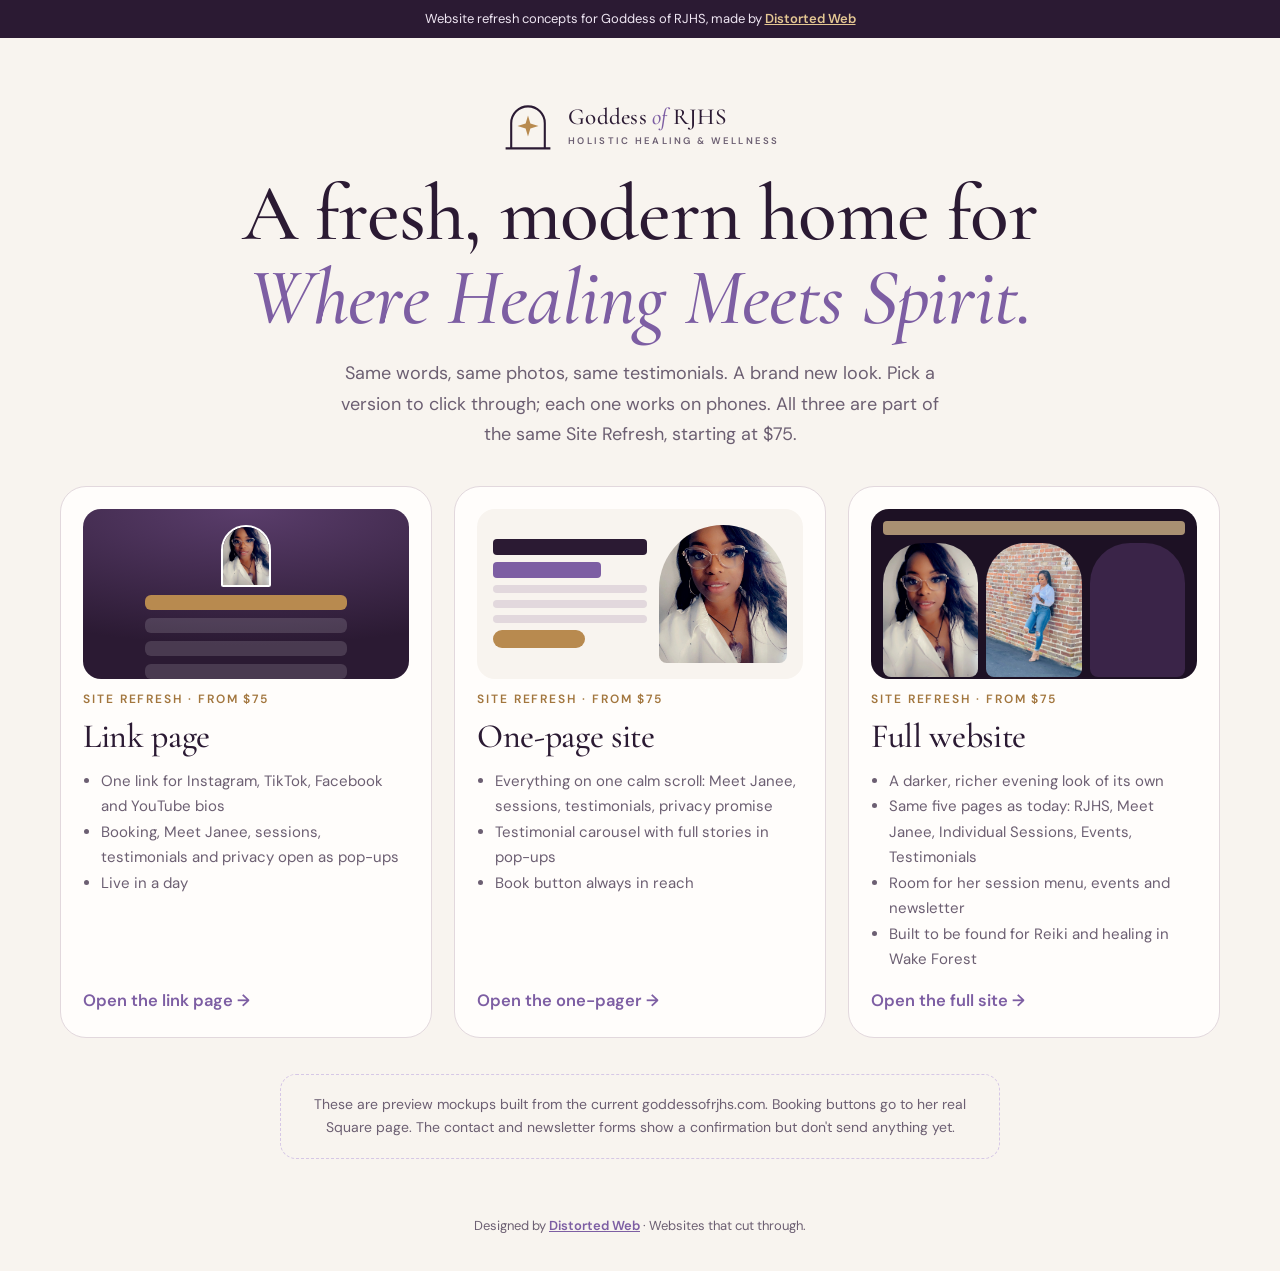
<file: index.html>
<!doctype html>
<html lang="en">
<head>
  <meta charset="utf-8">
  <meta name="viewport" content="width=device-width, initial-scale=1">
  <title>Goddess of RJHS | Website refresh by Distorted Web</title>
  <meta name="description" content="Three refreshed website concepts for Goddess of RJHS: a link page, a one-page site, and a full website.">
  <meta name="robots" content="noindex">
  <link rel="preconnect" href="https://fonts.googleapis.com"><link rel="preconnect" href="https://fonts.gstatic.com" crossorigin>
  <link rel="stylesheet" href="https://fonts.googleapis.com/css2?family=Cormorant+Garamond:ital,wght@0,400;0,500;0,600;1,400;1,500&family=DM+Sans:opsz,wght@9..40,400;9..40,500;9..40,600&display=swap">
  <link rel="stylesheet" href="assets/css/base.css">
  <style>
    .intro { padding: 60px 0 36px; text-align: center; display: grid; justify-items: center; gap: 18px; }
    .intro h1 { font-size: clamp(44px, 7vw, 80px); max-width: 900px; }
    .intro p { max-width: 600px; color: var(--muted); font-size: 18px; }
    .grid { display: grid; gap: 22px; grid-template-columns: repeat(auto-fit, minmax(290px, 1fr)); padding-bottom: 36px; }
    .opt { display: flex; flex-direction: column; gap: 14px; padding: 22px; border-radius: 26px; background: var(--white); border: 1px solid var(--line); text-decoration: none; transition: transform .2s, box-shadow .2s, border-color .2s; }
    .opt:hover { transform: translateY(-4px); box-shadow: var(--shadow); border-color: var(--violet); }
    .preview { height: 170px; border-radius: 18px; position: relative; overflow: hidden; background: var(--lilac); }
    .opt h2 { font-size: 34px; }
    .opt .price { font: 600 12px/1 var(--body); color: var(--gold-2); letter-spacing: .16em; text-transform: uppercase; }
    .opt ul { margin: 0; padding-left: 18px; color: var(--muted); font-size: 15px; }
    .opt .go { margin-top: auto; font-weight: 600; color: var(--violet); }
    .opt .go::after { content: " →"; }
    .p-link { background: radial-gradient(120% 80% at 50% 0, #5a3d6b, #2b1a33); display: grid; justify-items: center; align-content: start; gap: 8px; padding-top: 16px; }
    .p-link img { width: 50px; height: 62px; object-fit: cover; border-radius: 99px 99px 10px 10px; border: 2px solid #fff; }
    .p-link i { width: 62%; height: 15px; border-radius: 6px; background: rgba(255,255,255,.14); }
    .p-link i:nth-of-type(1) { background: var(--gold); }
    .p-one { display: grid; grid-template-columns: 1.2fr 1fr; gap: 12px; padding: 16px; background: var(--paper); }
    .p-one div { display: grid; gap: 7px; align-content: center; }
    .p-one b { height: 16px; border-radius: 4px; background: var(--plum); }
    .p-one b:nth-child(2) { width: 70%; background: var(--violet); }
    .p-one i { height: 8px; border-radius: 4px; background: var(--line); }
    .p-one em { width: 60%; height: 18px; border-radius: 99px; background: var(--gold); }
    .p-one img { width: 100%; height: 138px; object-fit: cover; border-radius: 99px 99px 12px 12px; }
    .p-full { display: grid; grid-template-rows: 14px 1fr; gap: 8px; padding: 12px; background: #1d1124; }
    .p-full > i { border-radius: 4px; background: #e4c793; opacity: .7; }
    .p-full span { display: grid; grid-template-columns: repeat(3, 1fr); gap: 8px; }
    .p-full span img, .p-full span u { width: 100%; height: 100%; object-fit: cover; border-radius: 40px 40px 8px 8px; background: #3a2448; }
    .note { max-width: 720px; margin: 0 auto 30px; padding: 18px 22px; border-radius: 16px; border: 1px dashed var(--lilac-2); color: var(--muted); font-size: 14px; text-align: center; }
  </style>
</head>
<body>
  <div class="concept-bar">Website refresh concepts for Goddess of RJHS, made by <a href="https://distortedbrands.com/web/">Distorted Web</a></div>
  <main class="wrap">
    <header class="intro">
      <a class="mark" href="./" style="--s:56px" aria-label="Goddess of RJHS"><svg viewBox="0 0 40 40" aria-hidden="true"><path d="M8 36V18a12 12 0 0 1 24 0v18" fill="none" stroke="currentColor" stroke-width="1.5"/><path d="M20 12.5l1.7 5.8 5.8 1.7-5.8 1.7L20 27.5l-1.7-5.8-5.8-1.7 5.8-1.7z" fill="#b88a4f"/><path d="M4 36h32" stroke="currentColor" stroke-width="1.5"/></svg><span style="text-align:left"><b>Goddess <i>of</i> RJHS</b><small>Holistic Healing &amp; Wellness</small></span></a>
      <h1>A fresh, modern home for <em>Where Healing Meets Spirit.</em></h1>
      <p>Same words, same photos, same testimonials. A brand new look. Pick a version to click through; each one works on phones. All three are part of the same Site Refresh, starting at $75.</p>
    </header>

    <section class="grid" aria-label="Concepts">
      <a class="opt" href="link/">
        <div class="preview p-link"><img src="assets/img/hero.jpg" alt=""><i></i><i></i><i></i><i></i><i></i></div>
        <span class="price">Site refresh · from $75</span>
        <h2>Link page</h2>
        <ul><li>One link for Instagram, TikTok, Facebook and YouTube bios</li><li>Booking, Meet Janee, sessions, testimonials and privacy open as pop-ups</li><li>Live in a day</li></ul>
        <span class="go">Open the link page</span>
      </a>
      <a class="opt" href="one-page/">
        <div class="preview p-one"><div><b></b><b></b><i></i><i></i><i></i><em></em></div><img src="assets/img/hero.jpg" alt=""></div>
        <span class="price">Site refresh · from $75</span>
        <h2>One-page site</h2>
        <ul><li>Everything on one calm scroll: Meet Janee, sessions, testimonials, privacy promise</li><li>Testimonial carousel with full stories in pop-ups</li><li>Book button always in reach</li></ul>
        <span class="go">Open the one-pager</span>
      </a>
      <a class="opt" href="full/">
        <div class="preview p-full"><i></i><span><img src="assets/img/hero.jpg" alt=""><img src="assets/img/janee.jpg" alt=""><u></u></span></div>
        <span class="price">Site refresh · from $75</span>
        <h2>Full website</h2>
        <ul><li>A darker, richer evening look of its own</li><li>Same five pages as today: RJHS, Meet Janee, Individual Sessions, Events, Testimonials</li><li>Room for her session menu, events and newsletter</li><li>Built to be found for Reiki and healing in Wake Forest</li></ul>
        <span class="go">Open the full site</span>
      </a>
    </section>

    <p class="note">These are preview mockups built from the current goddessofrjhs.com. Booking buttons go to her real Square page. The contact and newsletter forms show a confirmation but don't send anything yet.</p>
  </main>
  <footer class="credit">Designed by <a href="https://distortedbrands.com/web/">Distorted Web</a> · Websites that cut through.</footer>
</body>
</html>
</file>
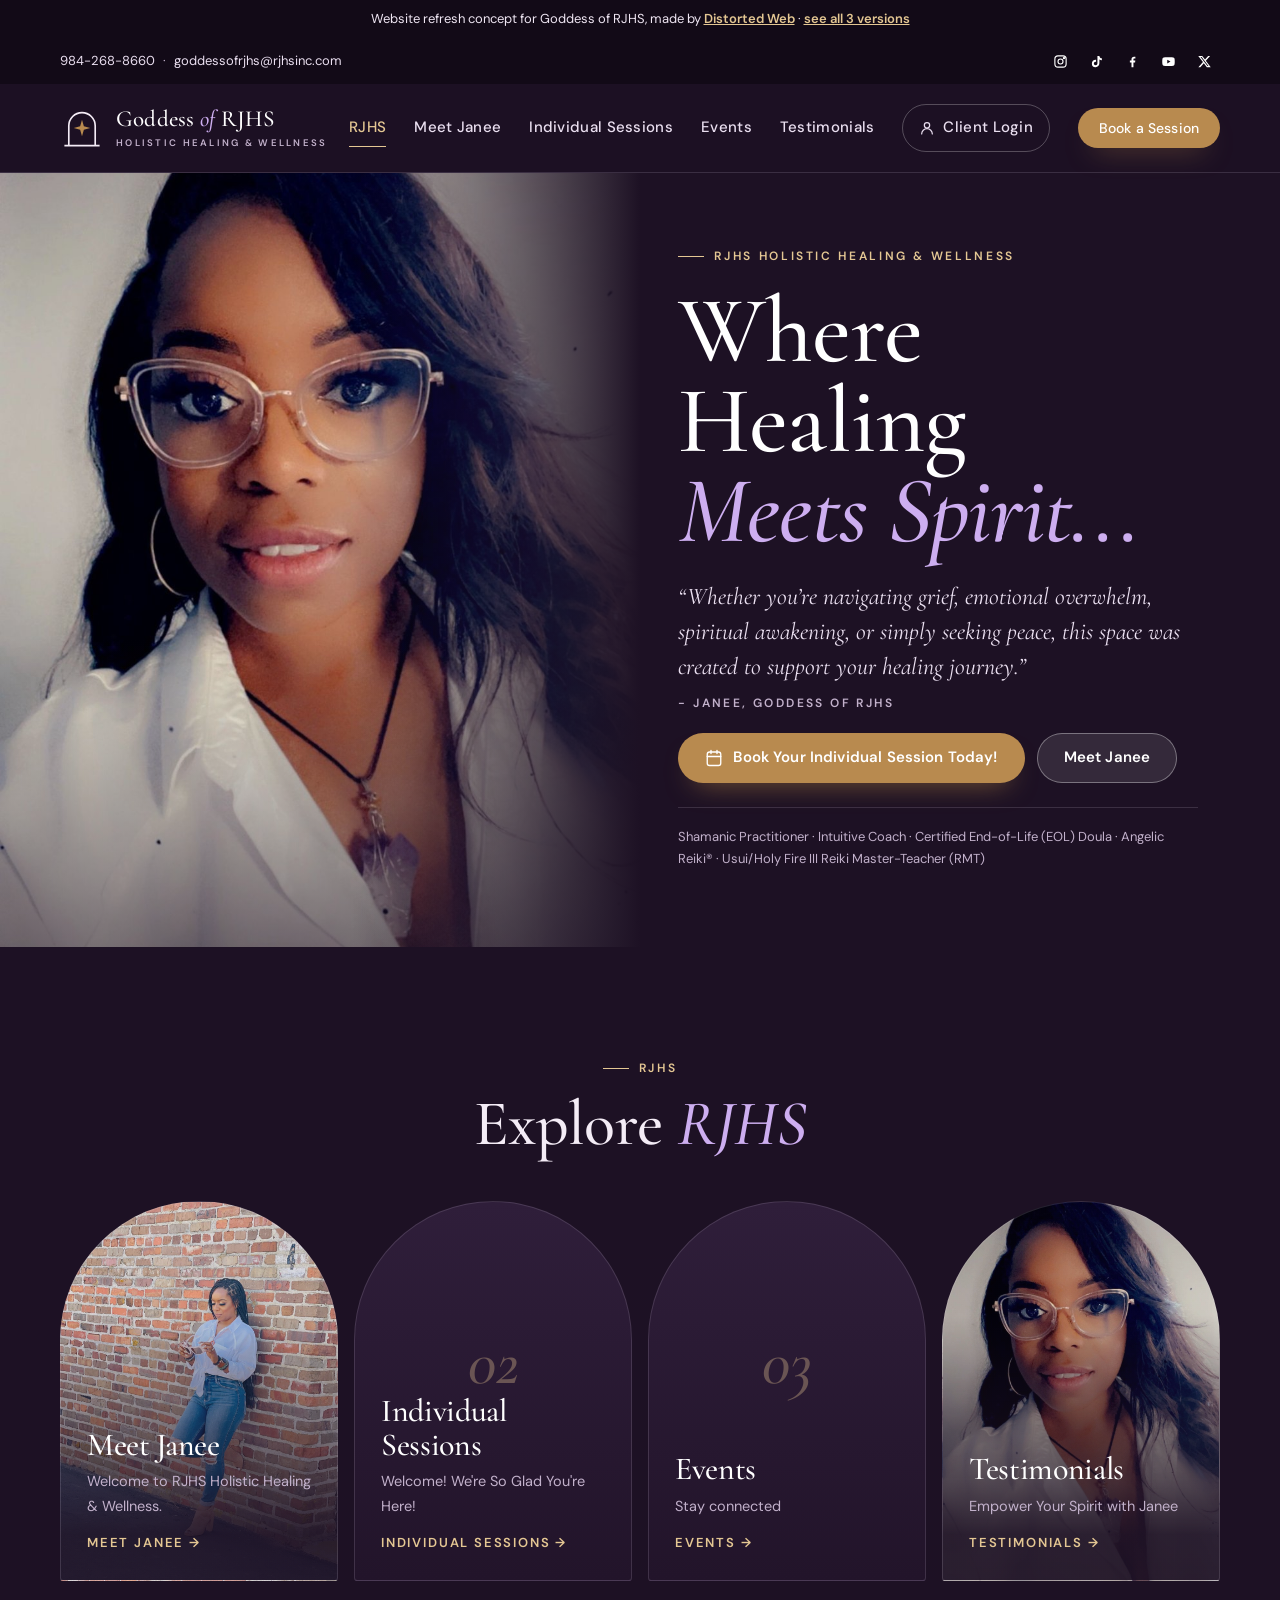
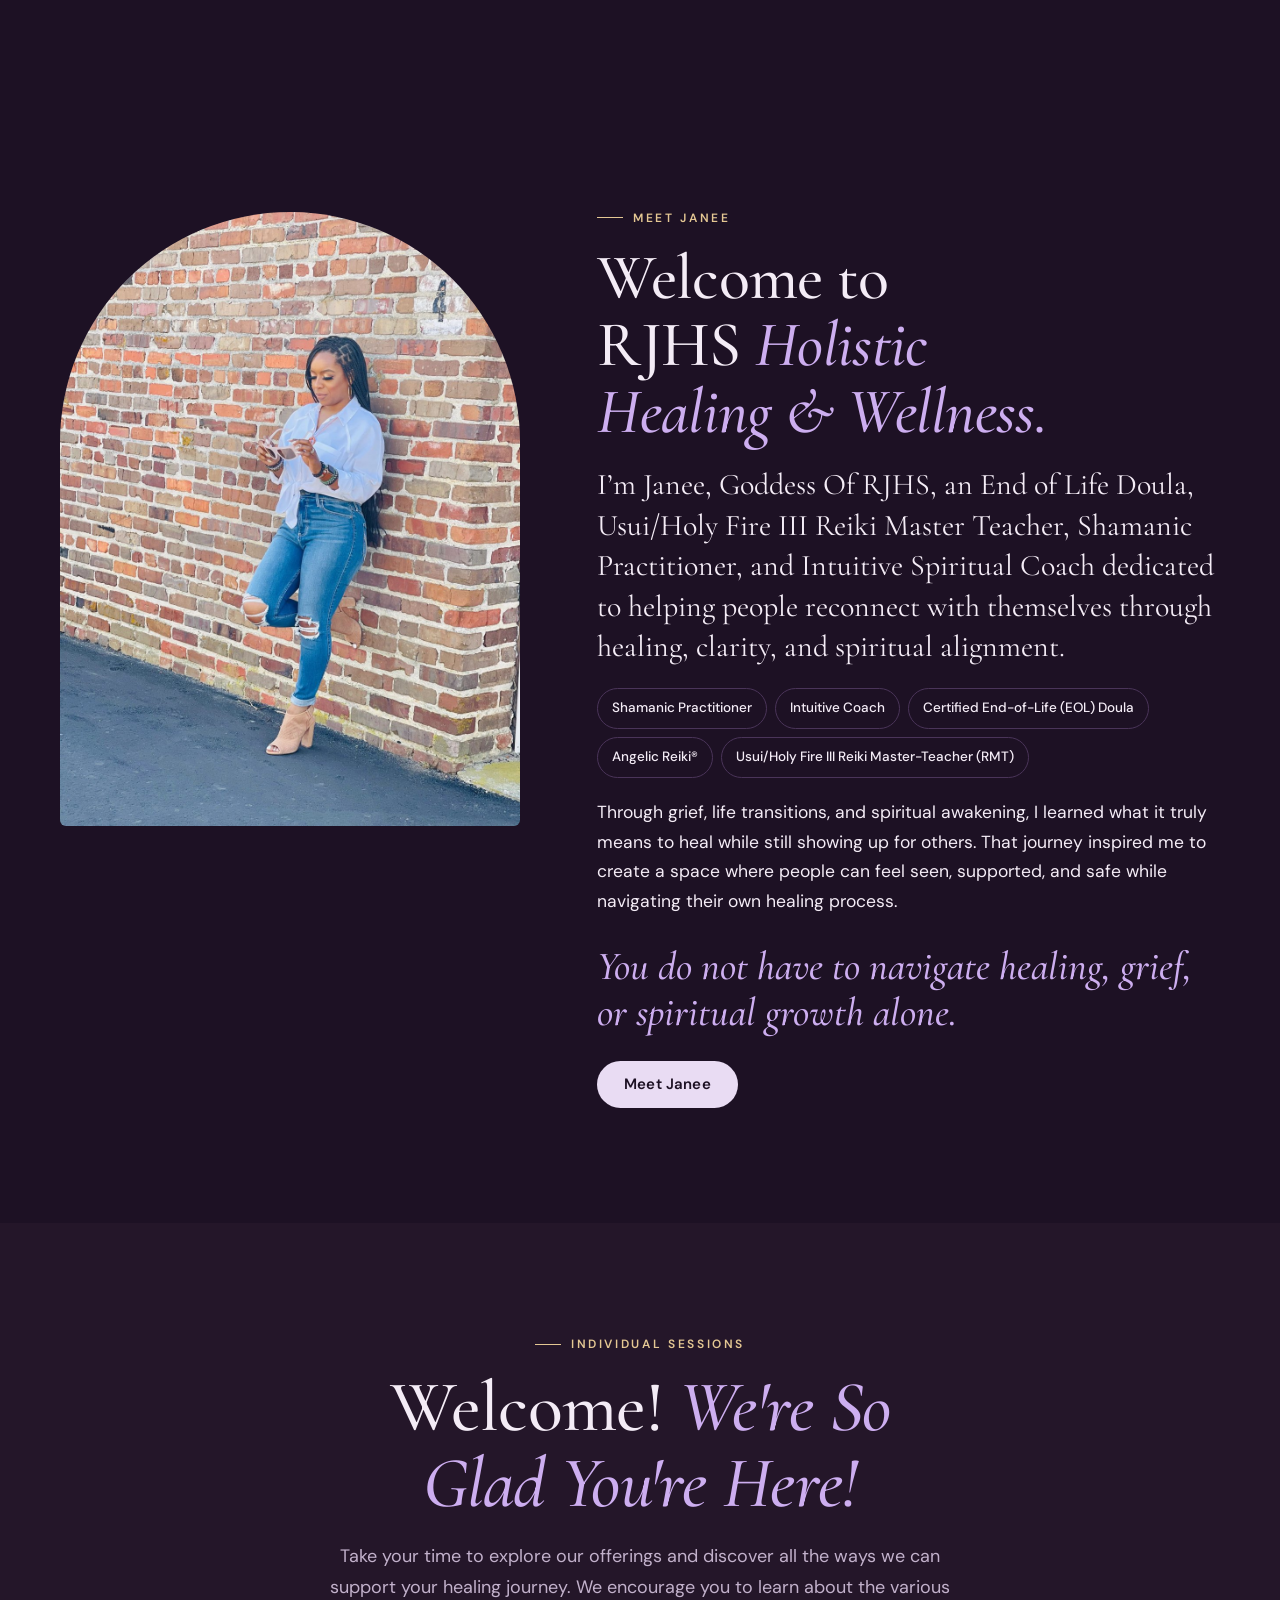
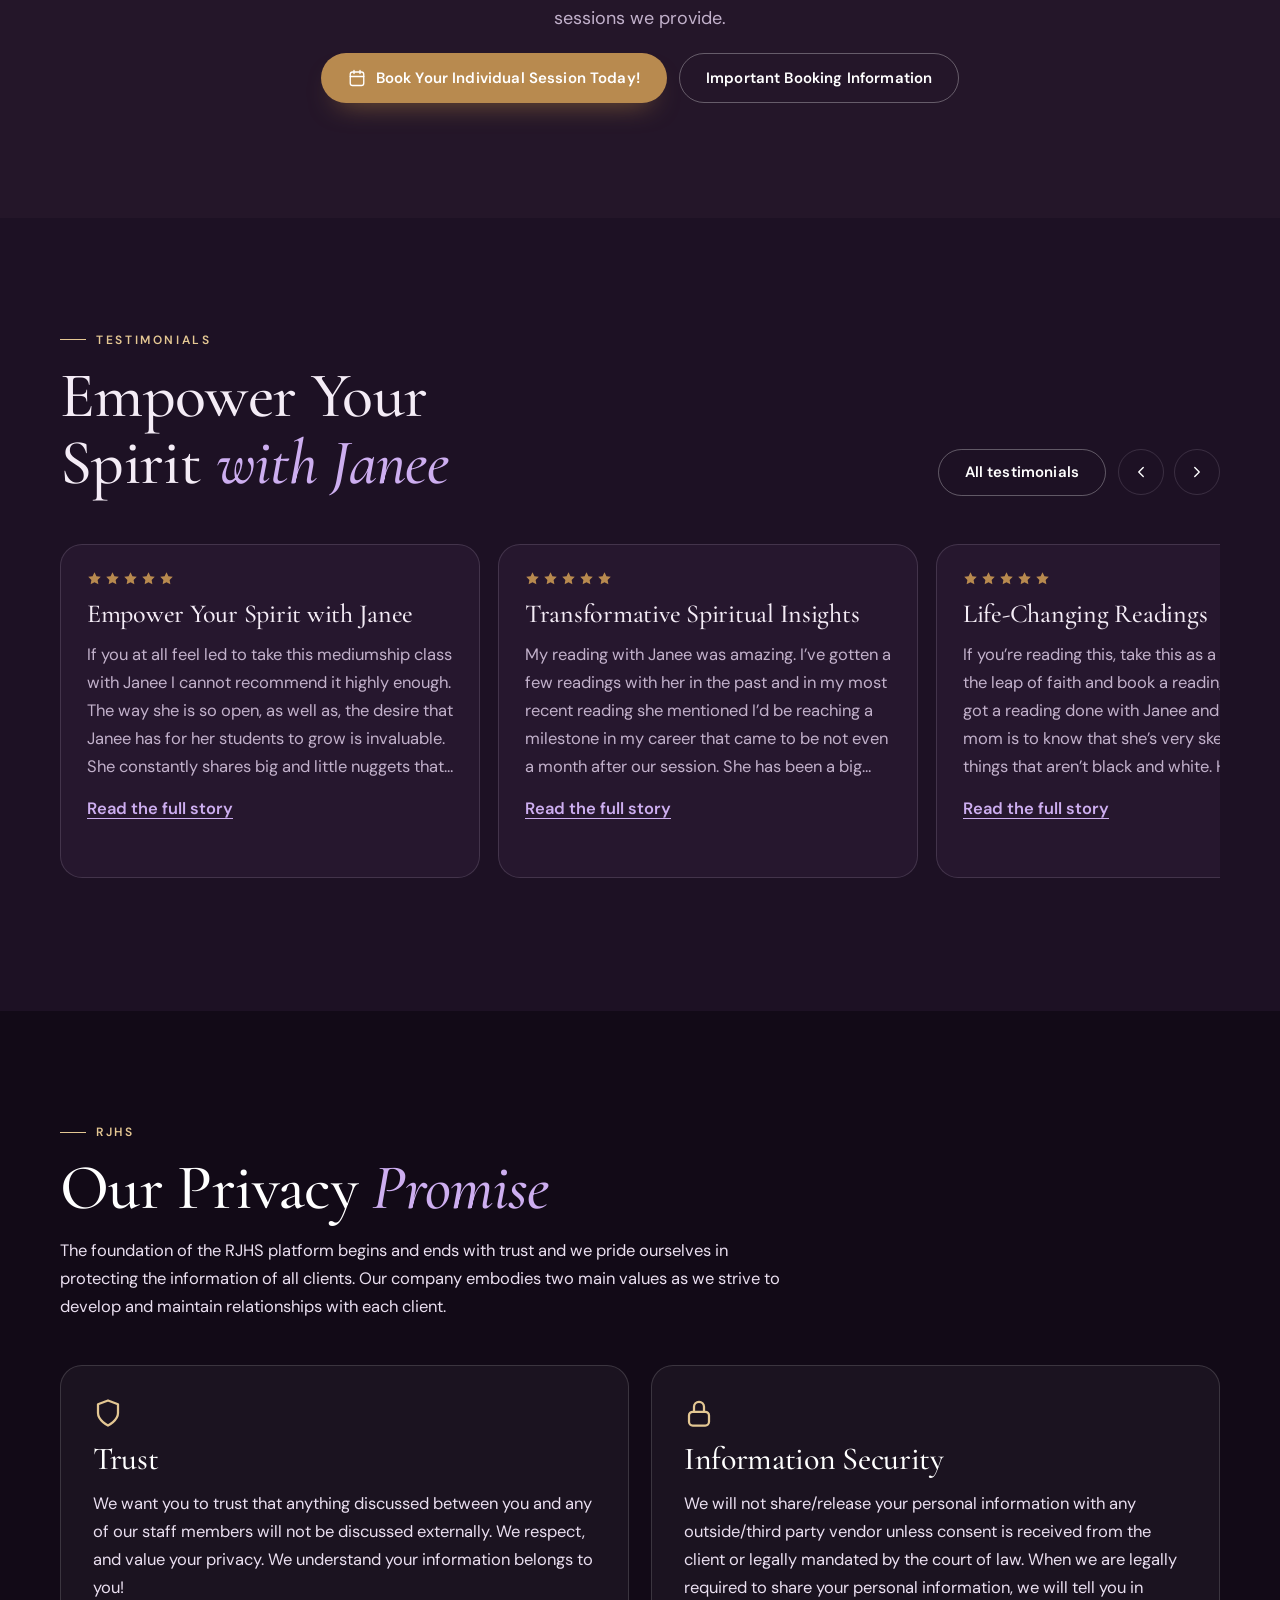
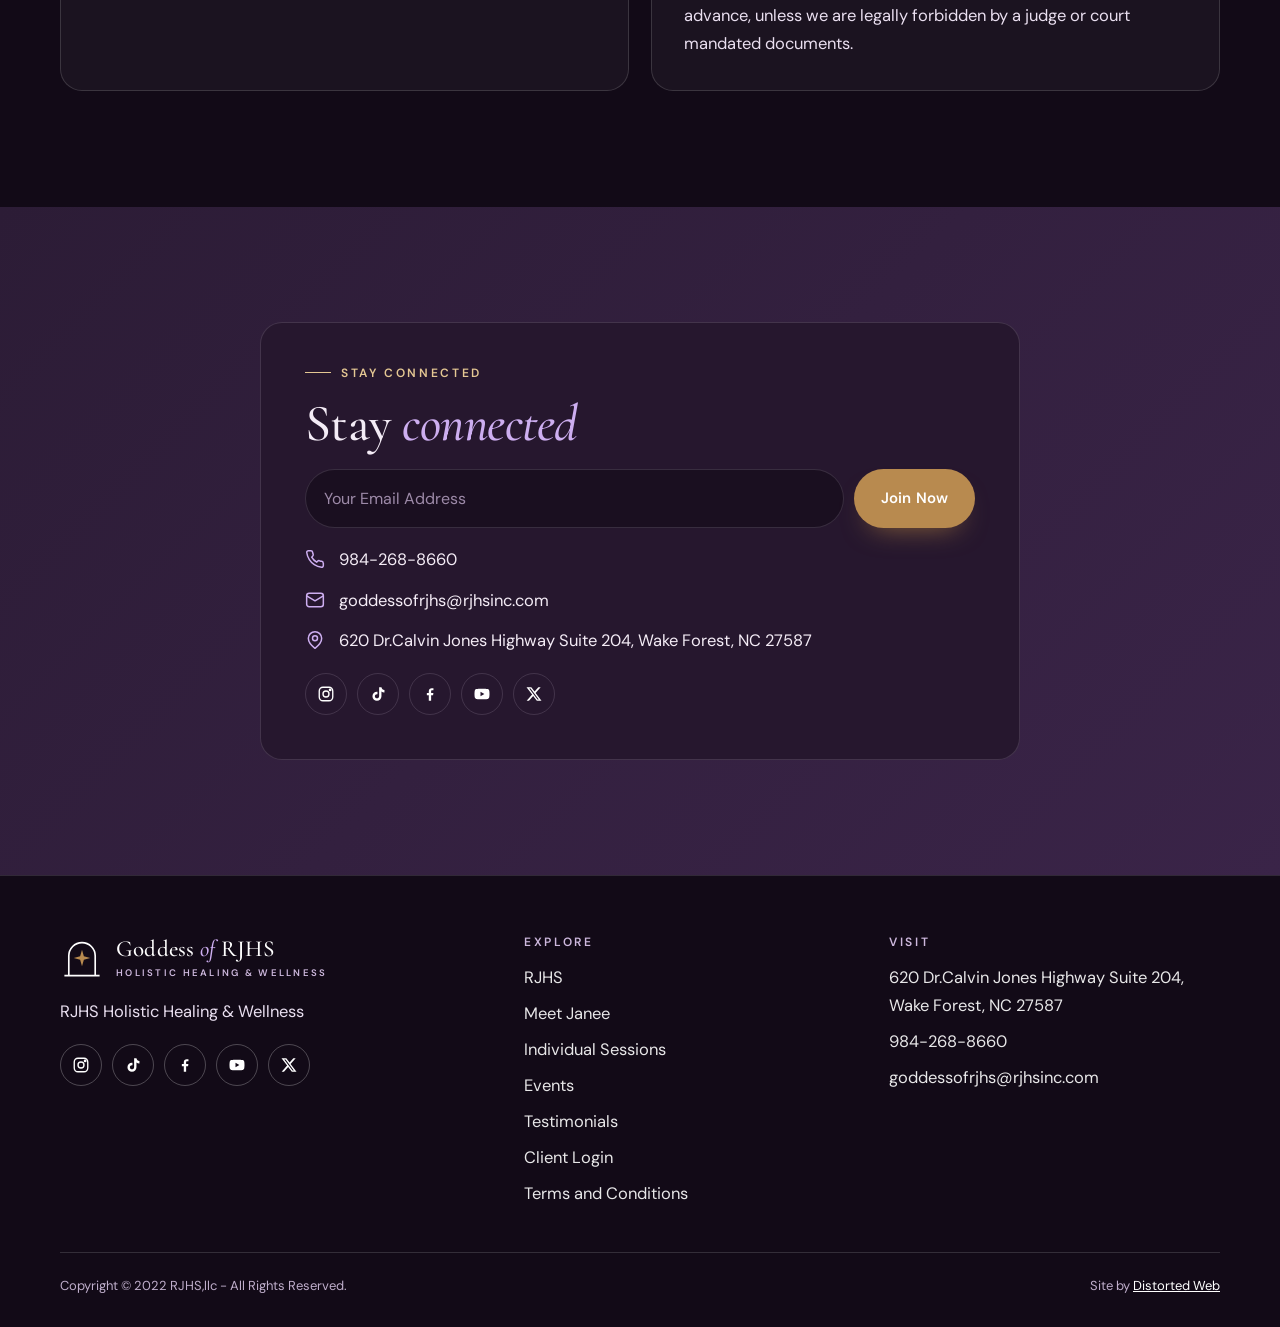
<file: full/index.html>
<!doctype html>
<html lang="en">
<head>
  <meta charset="utf-8">
  <meta name="viewport" content="width=device-width, initial-scale=1">
  <title>Goddess of RJHS | RJHS Holistic Healing & Wellness</title>
  <meta name="description" content="Where Healing Meets Spirit. RJHS Holistic Healing & Wellness with Janee, Goddess Of RJHS, in Wake Forest, NC.">
  <meta name="robots" content="noindex">
  <meta name="theme-color" content="#2b1a33">
  <link rel="preconnect" href="https://fonts.googleapis.com"><link rel="preconnect" href="https://fonts.gstatic.com" crossorigin>
  <link rel="stylesheet" href="https://fonts.googleapis.com/css2?family=Cormorant+Garamond:ital,wght@0,400;0,500;0,600;1,400;1,500&family=DM+Sans:opsz,wght@9..40,400;9..40,500;9..40,600&display=swap">
  <link rel="stylesheet" href="../assets/css/base.css">
  <link rel="stylesheet" href="../assets/css/pages.css">
  <link rel="stylesheet" href="../assets/css/full.css">
</head>
<body class="full">
  <div class="concept-bar">Website refresh concept for Goddess of RJHS, made by <a href="https://distortedbrands.com/web/">Distorted Web</a> · <a href="../">see all 3 versions</a></div>
  
  <div class="util"><div class="wrap">
    <span class="util-contact"><a data-biz="phone" href="#"></a><span aria-hidden="true">·</span><a data-biz="email" href="#"></a></span>
    <div class="socials" data-render="socials"></div>
  </div></div>
  <header class="top top-full">
    <div class="wrap">
      <a class="mark" href="index.html" style="--s:44px" aria-label="Goddess of RJHS home"><svg viewBox="0 0 40 40" aria-hidden="true"><path d="M8 36V18a12 12 0 0 1 24 0v18" fill="none" stroke="currentColor" stroke-width="1.5"/><path d="M20 12.5l1.7 5.8 5.8 1.7-5.8 1.7L20 27.5l-1.7-5.8-5.8-1.7 5.8-1.7z" fill="#b88a4f"/><path d="M4 36h32" stroke="currentColor" stroke-width="1.5"/></svg><span><b>Goddess <i>of</i> RJHS</b><small>Holistic Healing &amp; Wellness</small></span></a>
      <nav class="nav" aria-label="Main"><a href="index.html" aria-current="page">RJHS</a><a href="meet-janee.html">Meet Janee</a><a href="sessions.html">Individual Sessions</a><a href="events.html">Events</a><a href="testimonials.html">Testimonials</a><a class="nav-login" data-biz="login" href="#" target="_blank" rel="noopener"><span data-icon="user"></span>Client Login</a><a class="btn btn-gold" data-biz="booking" href="#" target="_blank" rel="noopener">Book a Session</a></nav>
      <button class="nav-toggle" type="button" aria-label="Menu" aria-expanded="false"><span></span><span></span><span></span></button>
    </div>
  </header>
  <main>
  <section class="fhero">
    <div class="fhero-photo"><img src="../assets/img/hero.jpg" alt="Janee, Goddess Of RJHS" width="993" height="1400"></div>
    <div class="fhero-copy">
      <span class="eyebrow">RJHS Holistic Healing &amp; Wellness</span>
      <h1>Where Healing <em>Meets Spirit...</em></h1>
      <blockquote>“Whether you’re navigating grief, emotional overwhelm, spiritual awakening, or simply seeking peace, this space was created to support your healing journey.”<cite>- Janee, Goddess Of RJHS</cite></blockquote>
      <div class="ctas">
        <a class="btn btn-gold" data-biz="booking" href="#" target="_blank" rel="noopener"><span data-icon="cal"></span>Book Your Individual Session Today!</a>
        <a class="btn btn-light" href="meet-janee.html">Meet Janee</a>
      </div>
      <p class="fhero-creds">Shamanic Practitioner · Intuitive Coach · Certified End-of-Life (EOL) Doula · Angelic Reiki® · Usui/Holy Fire III Reiki Master-Teacher (RMT)</p>
    </div>
  </section>
  <section class="sec explore-sec">
    <div class="wrap">
      <div class="sec-head center"><span class="eyebrow">RJHS</span><h2>Explore <em>RJHS</em></h2></div>
      <div class="explore">
        <a class="tile tile-photo" href="meet-janee.html" style="background-image:linear-gradient(180deg, rgba(29,17,36,.1) 30%, rgba(29,17,36,.92) 88%), url('../assets/img/janee.jpg')">
          <span class="tile-n">01</span><h3>Meet Janee</h3><p>Welcome to RJHS Holistic Healing &amp; Wellness.</p><span class="tile-go">Meet Janee</span></a>
        <a class="tile" href="sessions.html">
          <span class="tile-n">02</span><h3>Individual Sessions</h3><p>Welcome! We're So Glad You're Here!</p><span class="tile-go">Individual Sessions</span></a>
        <a class="tile" href="events.html">
          <span class="tile-n">03</span><h3>Events</h3><p>Stay connected</p><span class="tile-go">Events</span></a>
        <a class="tile tile-photo" href="testimonials.html" style="background-image:linear-gradient(180deg, rgba(29,17,36,.1) 30%, rgba(29,17,36,.92) 88%), url('../assets/img/hero.jpg')">
          <span class="tile-n">04</span><h3>Testimonials</h3><p>Empower Your Spirit with Janee</p><span class="tile-go">Testimonials</span></a>
      </div>
    </div>
  </section>
  <section class="sec" id="meet-janee">
    <div class="wrap about">
      <div class="about-photo"><div class="arch"><img src="../assets/img/janee.jpg" alt="Janee leaning against a brick wall" loading="lazy" width="1050" height="1400"></div></div>
      <div class="about-copy">
        <span class="eyebrow">Meet Janee</span>
        <h2 style="font-size:clamp(40px,5.4vw,64px)">Welcome to RJHS <em>Holistic Healing &amp; Wellness.</em></h2>
        <p class="lead">I’m Janee, Goddess Of RJHS, an End of Life Doula, Usui/Holy Fire III Reiki Master Teacher, Shamanic Practitioner, and Intuitive Spiritual Coach dedicated to helping people reconnect with themselves through healing, clarity, and spiritual alignment.</p>
        <div class="creds"><span>Shamanic Practitioner</span><span>Intuitive Coach</span><span>Certified End-of-Life (EOL) Doula</span><span>Angelic Reiki®</span><span>Usui/Holy Fire III Reiki Master-Teacher (RMT)</span></div>
        <p>Through grief, life transitions, and spiritual awakening, I learned what it truly means to heal while still showing up for others. That journey inspired me to create a space where people can feel seen, supported, and safe while navigating their own healing process.</p>
          <p class="pull">You do not have to navigate healing, grief, or spiritual growth alone.</p>
          <div><a class="btn btn-plum" href="meet-janee.html">Meet Janee</a></div>
      </div>
    </div>
  </section>
  <section class="sec tint">
    <div class="wrap cta-band">
      <span class="eyebrow">Individual Sessions</span>
      <h2>Welcome! <em>We're So Glad You're Here!</em></h2>
      <p class="muted" style="max-width:620px;font-size:18px">Take your time to explore our offerings and discover all the ways we can support your healing journey. We encourage you to learn about the various sessions we provide.</p>
      <div style="display:flex;gap:12px;flex-wrap:wrap;justify-content:center">
        <a class="btn btn-gold" data-biz="booking" href="#" target="_blank" rel="noopener"><span data-icon="cal"></span>Book Your Individual Session Today!</a>
        <a class="btn btn-ghost" href="sessions.html">Important Booking Information</a>
      </div>
    </div>
  </section>
  <section class="sec" id="testimonials">
    <div class="wrap">
      <div class="sec-head row">
        <div><span class="eyebrow">Testimonials</span><h2>Empower Your Spirit <em>with Janee</em></h2></div>
        <div style="display:flex;gap:12px;align-items:center"><a class="btn btn-ghost" href="testimonials.html">All testimonials</a><div class="car-nav"><button type="button" data-dir="-1" aria-label="Previous"></button><button type="button" data-dir="1" aria-label="Next"></button></div></div>
      </div>
      <div class="carousel"><div class="track" data-render="testimonial-cards"></div></div>
    </div>
  </section>
  <section class="sec privacy" id="privacy">
    <div class="wrap">
      <div class="sec-head">
        <span class="eyebrow">RJHS</span>
        <h2>Our Privacy <em>Promise</em></h2>
        <p>The foundation of the RJHS platform begins and ends with trust and we pride ourselves in protecting the information of all clients. Our company embodies two main values as we strive to develop and maintain relationships with each client.</p>
      </div>
      <div class="pillars">
        <div class="pillar"><span data-icon="shield"></span><h3>Trust</h3><p>We want you to trust that anything discussed between you and any of our staff members will not be discussed externally. We respect, and value your privacy. We understand your information belongs to you!</p></div>
        <div class="pillar"><span data-icon="lock"></span><h3>Information Security</h3><p>We will not share/release your personal information with any outside/third party vendor unless consent is received from the client or legally mandated by the court of law. When we are legally required to share your personal information, we will tell you in advance, unless we are legally forbidden by a judge or court mandated documents.</p></div>
      </div>
    </div>
  </section>
  <section class="sec lav" id="connect">
    <div class="wrap connect" style="grid-template-columns:1fr;max-width:760px">
      <div class="card">
        <span class="eyebrow">Stay connected</span>
        <h2>Stay <em>connected</em></h2>
        <div data-render="subscribe-form"></div>
        <div class="contact-lines">
          <a data-biz="phone" href="#"><span data-icon="phone"></span><span>984-268-8660</span></a>
          <a data-biz="email" href="#"><span data-icon="mail"></span><span>goddessofrjhs@rjhsinc.com</span></a>
          <a data-biz="map" href="#" target="_blank" rel="noopener"><span data-icon="pin"></span><span>620 Dr.Calvin Jones Highway Suite 204, Wake Forest, NC 27587</span></a>
        </div>
        <div class="socials" data-render="socials"></div>
      </div>
    </div>
  </section>
  </main>
  
  <footer class="foot">
    <div class="wrap">
      <div class="foot-grid">
        <div style="display:grid;gap:18px;align-content:start">
          <a class="mark" style="color:#fff;--s:44px" href="index.html" style="--s:44px" aria-label="Goddess of RJHS home"><svg viewBox="0 0 40 40" aria-hidden="true"><path d="M8 36V18a12 12 0 0 1 24 0v18" fill="none" stroke="currentColor" stroke-width="1.5"/><path d="M20 12.5l1.7 5.8 5.8 1.7-5.8 1.7L20 27.5l-1.7-5.8-5.8-1.7 5.8-1.7z" fill="#b88a4f"/><path d="M4 36h32" stroke="currentColor" stroke-width="1.5"/></svg><span><b>Goddess <i>of</i> RJHS</b><small>Holistic Healing &amp; Wellness</small></span></a>
          <p style="max-width:34ch">RJHS Holistic Healing &amp; Wellness</p>
          <div class="socials" data-render="socials"></div>
        </div>
        <div><h4>Explore</h4><ul><li><a href="index.html">RJHS</a></li><li><a href="meet-janee.html">Meet Janee</a></li><li><a href="sessions.html">Individual Sessions</a></li><li><a href="events.html">Events</a></li><li><a href="testimonials.html">Testimonials</a></li><li><a data-biz="login" href="#" target="_blank" rel="noopener">Client Login</a></li><li><a data-biz="terms" href="#" target="_blank" rel="noopener">Terms and Conditions</a></li></ul></div>
        <div><h4>Visit</h4><ul>
          <li><a data-biz="map" href="#" target="_blank" rel="noopener">620 Dr.Calvin Jones Highway Suite 204, Wake Forest, NC 27587</a></li>
          <li><a data-biz="phone" href="#">984-268-8660</a></li>
          <li><a data-biz="email" href="#">goddessofrjhs@rjhsinc.com</a></li>
        </ul></div>
      </div>
      <div class="foot-base"><span>Copyright © 2022 RJHS,llc - All Rights Reserved.</span><span>Site by <a href="https://distortedbrands.com/web/">Distorted Web</a></span></div>
    </div>
  </footer>
  
  <dialog class="pop" id="quote-pop" aria-labelledby="quote-pop-title">
    <div class="pop-head"><h2 id="quote-pop-title">Testimonial</h2><button class="pop-close" type="button" aria-label="Close"></button></div>
    <div class="pop-body"></div>
  </dialog>
  <script src="../assets/js/site.js"></script>
</body>
</html>
</file>
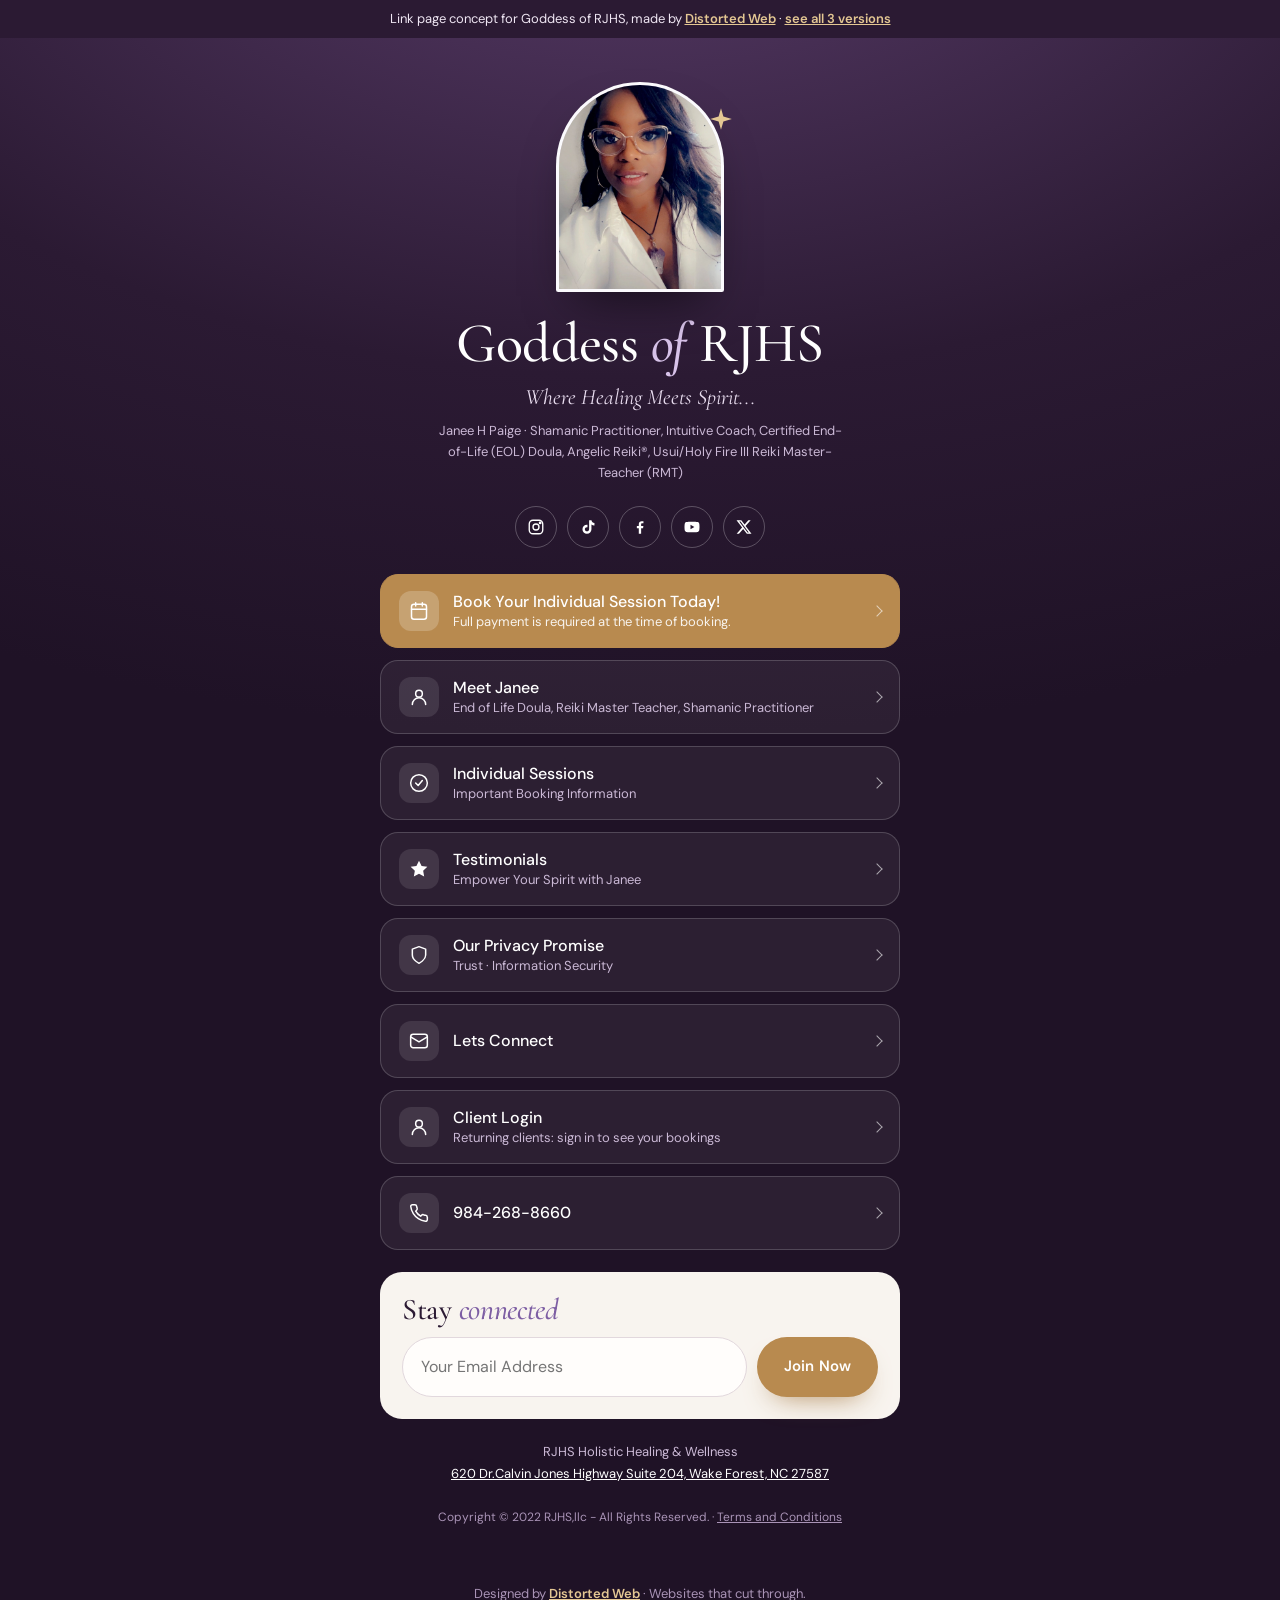
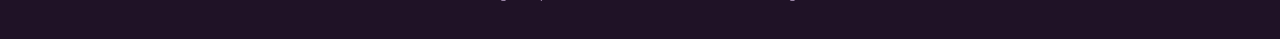
<file: link/index.html>
<!doctype html>
<html lang="en">
<head>
  <meta charset="utf-8">
  <meta name="viewport" content="width=device-width, initial-scale=1">
  <title>Goddess of RJHS | Links</title>
  <meta name="description" content="Where Healing Meets Spirit. Book a session, meet Janee and connect with RJHS Holistic Healing & Wellness.">
  <meta name="robots" content="noindex">
  <meta name="theme-color" content="#2b1a33">
  <link rel="preconnect" href="https://fonts.googleapis.com"><link rel="preconnect" href="https://fonts.gstatic.com" crossorigin>
  <link rel="stylesheet" href="https://fonts.googleapis.com/css2?family=Cormorant+Garamond:ital,wght@0,400;0,500;0,600;1,400;1,500&family=DM+Sans:opsz,wght@9..40,400;9..40,500;9..40,600&display=swap">
  <link rel="stylesheet" href="../assets/css/base.css">
  <style>
    html { background: #1f1226; }
    body { background: #1f1226 radial-gradient(120% 900px at 50% -10%, #5a3d6b 0%, #2b1a33 60%, #1f1226 100%) no-repeat; color: #f3ecf6; min-height: 100vh; }
    .page { width: min(520px, 100% - 32px); margin: 0 auto; padding: 44px 0 30px; display: grid; gap: 22px; justify-items: center; text-align: center; }
    .portrait { position: relative; width: 168px; }
    .portrait .arch { aspect-ratio: 4 / 5; border: 3px solid rgba(255,255,255,.85); box-shadow: 0 24px 50px -20px rgba(0,0,0,.6); }
    .portrait .spark { position: absolute; right: -10px; top: 24px; width: 26px; height: 26px; color: #e4c793; }
    h1 { font-size: clamp(42px, 11vw, 56px); color: #fff; }
    h1 em { color: #d8c3ea; }
    .tag { font: italic 400 22px/1.3 var(--display); color: #e8dcef; }
    .creds { font-size: 13px; line-height: 1.6; color: #cbb9d6; max-width: 420px; }
    .links { width: 100%; display: grid; gap: 12px; margin-top: 4px; }
    .link { display: flex; align-items: center; gap: 14px; width: 100%; padding: 16px 18px; border-radius: 18px; border: 1px solid rgba(255,255,255,.18); background: rgba(255,255,255,.06); color: #fff; text-align: left; text-decoration: none; cursor: pointer; font: 500 16px/1.25 var(--body); transition: background .15s, transform .15s, border-color .15s; }
    .link:hover { background: rgba(255,255,255,.12); border-color: rgba(255,255,255,.35); transform: translateY(-1px); }
    .link .ic { width: 40px; height: 40px; flex: none; border-radius: 12px; display: grid; place-items: center; background: rgba(255,255,255,.1); }
    .link .ic svg { width: 20px; height: 20px; }
    .link small { display: block; color: #cbb9d6; font-size: 13px; font-weight: 400; margin-top: 2px; }
    .link::after { content: ""; margin-left: auto; width: 8px; height: 8px; border-top: 1.5px solid currentColor; border-right: 1.5px solid currentColor; transform: rotate(45deg); opacity: .6; flex: none; }
    .link.primary { background: var(--gold); border-color: var(--gold); }
    .link.primary:hover { background: var(--gold-2); }
    .link.primary .ic { background: rgba(255,255,255,.2); }
    .link.primary small { color: rgba(255,255,255,.9); }
    .sub { width: 100%; padding: 22px; border-radius: 22px; background: var(--paper); color: var(--ink); display: grid; gap: 12px; text-align: left; }
    .sub h2 { font-size: 30px; }
    .socials { justify-content: center; }
    .socials a { background: transparent; border-color: rgba(255,255,255,.25); color: #fff; }
    .socials a:hover { background: #fff; color: var(--plum); }
    .addr { font-size: 13px; color: #cbb9d6; }
    .addr a { color: #fff; }
    .copy { font-size: 12px; color: #a993b6; }
    .credit { color: #a993b6; }
    .credit a { color: #e4c793; }
    /* pop-up content */
    .pop .arch { width: 150px; aspect-ratio: 3 / 4; margin: 0 auto; }
    .pop .lead { font: 400 22px/1.4 var(--display); }
    .pop .pull { font: italic 500 26px/1.2 var(--display); color: var(--violet); }
    .pop .sig { font: italic 500 24px/1 var(--display); }
    .pop .quote { padding: 22px; }
    .pop h3 { font-size: 24px; }
    .pop .card h3 { margin-bottom: 10px; }
    .pop .booking-info a, .pop .pop-body > p a { color: var(--violet); font-weight: 600; }
    .pillar { display: grid; gap: 8px; }
    .pillar h3 { display: flex; align-items: center; gap: 10px; }
    .pillar h3 span svg { width: 22px; height: 22px; color: var(--violet); }
  </style>
</head>
<body>
  <div class="concept-bar">Link page concept for Goddess of RJHS, made by <a href="https://distortedbrands.com/web/">Distorted Web</a> · <a href="../">see all 3 versions</a></div>
  <main class="page">
    <div class="portrait">
      <div class="arch"><img src="../assets/img/hero.jpg" alt="Janee, Goddess Of RJHS" width="993" height="1400"></div>
      <svg class="spark" viewBox="0 0 24 24" aria-hidden="true"><path d="M12 2l2.2 7.8L22 12l-7.8 2.2L12 22l-2.2-7.8L2 12l7.8-2.2z" fill="currentColor"/></svg>
    </div>
    <div style="display:grid;gap:10px">
      <h1>Goddess <em>of</em> RJHS</h1>
      <p class="tag">Where Healing Meets Spirit...</p>
      <p class="creds">Janee H Paige · Shamanic Practitioner, Intuitive Coach, Certified End-of-Life (EOL) Doula, Angelic Reiki®, Usui/Holy Fire III Reiki Master-Teacher (RMT)</p>
    </div>

    <div class="socials" data-render="socials"></div>

    <nav class="links" aria-label="Links">
      <a class="link primary" data-biz="booking" href="#" target="_blank" rel="noopener"><span class="ic" data-icon="cal"></span><span>Book Your Individual Session Today!<small>Full payment is required at the time of booking.</small></span></a>
      <button class="link" type="button" data-open="pop-about"><span class="ic"><svg viewBox="0 0 24 24" fill="none" stroke="currentColor" stroke-width="1.8" stroke-linecap="round"><circle cx="12" cy="8" r="4"/><path d="M4 21a8 8 0 0 1 16 0"/></svg></span><span>Meet Janee<small>End of Life Doula, Reiki Master Teacher, Shamanic Practitioner</small></span></button>
      <button class="link" type="button" data-open="pop-sessions"><span class="ic" data-icon="check"></span><span>Individual Sessions<small>Important Booking Information</small></span></button>
      <button class="link" type="button" data-open="pop-testimonials"><span class="ic" data-icon="star"></span><span>Testimonials<small>Empower Your Spirit with Janee</small></span></button>
      <button class="link" type="button" data-open="pop-privacy"><span class="ic" data-icon="shield"></span><span>Our Privacy Promise<small>Trust · Information Security</small></span></button>
      <button class="link" type="button" data-open="pop-connect"><span class="ic" data-icon="mail"></span><span>Lets Connect</span></button>
      <a class="link" data-biz="login" href="#" target="_blank" rel="noopener"><span class="ic" data-icon="user"></span><span>Client Login<small>Returning clients: sign in to see your bookings</small></span></a>
      <a class="link" data-biz="phone" href="#"><span class="ic" data-icon="phone"></span><span>984-268-8660</span></a>
    </nav>

    <section class="sub">
      <h2>Stay <em>connected</em></h2>
      <div data-render="subscribe-form"></div>
    </section>

    <p class="addr">RJHS Holistic Healing &amp; Wellness<br><a data-biz="map" href="#" target="_blank" rel="noopener">620 Dr.Calvin Jones Highway Suite 204, Wake Forest, NC 27587</a></p>
    <p class="copy">Copyright © 2022 RJHS,llc - All Rights Reserved. · <a data-biz="terms" href="#" target="_blank" rel="noopener" style="color:inherit">Terms and Conditions</a></p>
  </main>

  <!-- Pop-ups -->
  <dialog class="pop" id="pop-about" aria-labelledby="pa-t">
    <div class="pop-head"><h2 id="pa-t">Meet Janee</h2><button class="pop-close" type="button" aria-label="Close"></button></div>
    <div class="pop-body">
      <div class="arch"><img src="../assets/img/janee.jpg" alt="Janee leaning against a brick wall" loading="lazy"></div>
      <p class="lead">Welcome to RJHS Holistic Healing &amp; Wellness.</p>
      <p>I’m Janee, Goddess Of RJHS, an End of Life Doula, Usui/Holy Fire III Reiki Master Teacher, Shamanic Practitioner, and Intuitive Spiritual Coach dedicated to helping people reconnect with themselves through healing, clarity, and spiritual alignment.</p>
      <p>Through grief, life transitions, and spiritual awakening, I learned what it truly means to heal while still showing up for others. That journey inspired me to create a space where people can feel seen, supported, and safe while navigating their own healing process.</p>
      <p>Whether you are seeking energetic support, spiritual guidance, emotional balance, grief support, or simply a moment to breathe and reconnect, my intention is to meet you exactly where you are with compassion, authenticity, and care.</p>
      <p class="pull">You do not have to navigate healing, grief, or spiritual growth alone.</p>
      <p>This space was created for healing, growth, grounding, and transformation. I invite you to look around, explore the offerings, and trust whatever guided you here in the first place.</p>
      <p class="sig">Your healing is sacred.</p>
      <p class="muted">— Janee, Goddess Of RJHS</p>
    </div>
  </dialog>

  <dialog class="pop" id="pop-sessions" aria-labelledby="ps-t">
    <div class="pop-head"><h2 id="ps-t">Individual Sessions</h2><button class="pop-close" type="button" aria-label="Close"></button></div>
    <div class="pop-body">
      <h3>Welcome! We're So Glad You're Here!</h3>
      <p>Take your time to explore our offerings and discover all the ways we can support your healing journey. We encourage you to learn about the various sessions we provide.</p>
      <p>If you don’t see an available time slot for your preferred date and time, please feel free to reach out to me at <a data-biz="email" href="#"></a>. I’m here to assist you!</p>
      <div class="card"><h3>Important Booking Information:</h3><ul class="booking-info" data-render="booking-info"></ul></div>
      <div class="packages" data-render="packages"></div>
      <p class="muted">We hope you enjoy your visit to our site! If you have any questions or need assistance, don’t hesitate to reach out.</p>
    </div>
  </dialog>

  <dialog class="pop" id="pop-testimonials" aria-labelledby="pt-t">
    <div class="pop-head"><h2 id="pt-t">Testimonials</h2><button class="pop-close" type="button" aria-label="Close"></button></div>
    <div class="pop-body" data-render="testimonial-full"></div>
  </dialog>

  <dialog class="pop" id="pop-privacy" aria-labelledby="pp-t">
    <div class="pop-head"><h2 id="pp-t">Our Privacy Promise</h2><button class="pop-close" type="button" aria-label="Close"></button></div>
    <div class="pop-body">
      <p>The foundation of the RJHS platform begins and ends with trust and we pride ourselves in protecting the information of all clients. Our company embodies two main values as we strive to develop and maintain relationships with each client.</p>
      <div class="pillar"><h3><span data-icon="shield"></span>Trust</h3><p>We want you to trust that anything discussed between you and any of our staff members will not be discussed externally. We respect, and value your privacy. We understand your information belongs to you!</p></div>
      <div class="pillar"><h3><span data-icon="lock"></span>Information Security</h3><p>We will not share/release your personal information with any outside/third party vendor unless consent is received from the client or legally mandated by the court of law. When we are legally required to share your personal information, we will tell you in advance, unless we are legally forbidden by a judge or court mandated documents.</p></div>
    </div>
  </dialog>

  <dialog class="pop" id="pop-connect" aria-labelledby="pc-t">
    <div class="pop-head"><h2 id="pc-t">Lets Connect</h2><button class="pop-close" type="button" aria-label="Close"></button></div>
    <div class="pop-body"><div data-render="connect-form"></div></div>
  </dialog>

  <footer class="credit">Designed by <a href="https://distortedbrands.com/web/">Distorted Web</a> · Websites that cut through.</footer>
  <script src="../assets/js/site.js"></script>
</body>
</html>
</file>
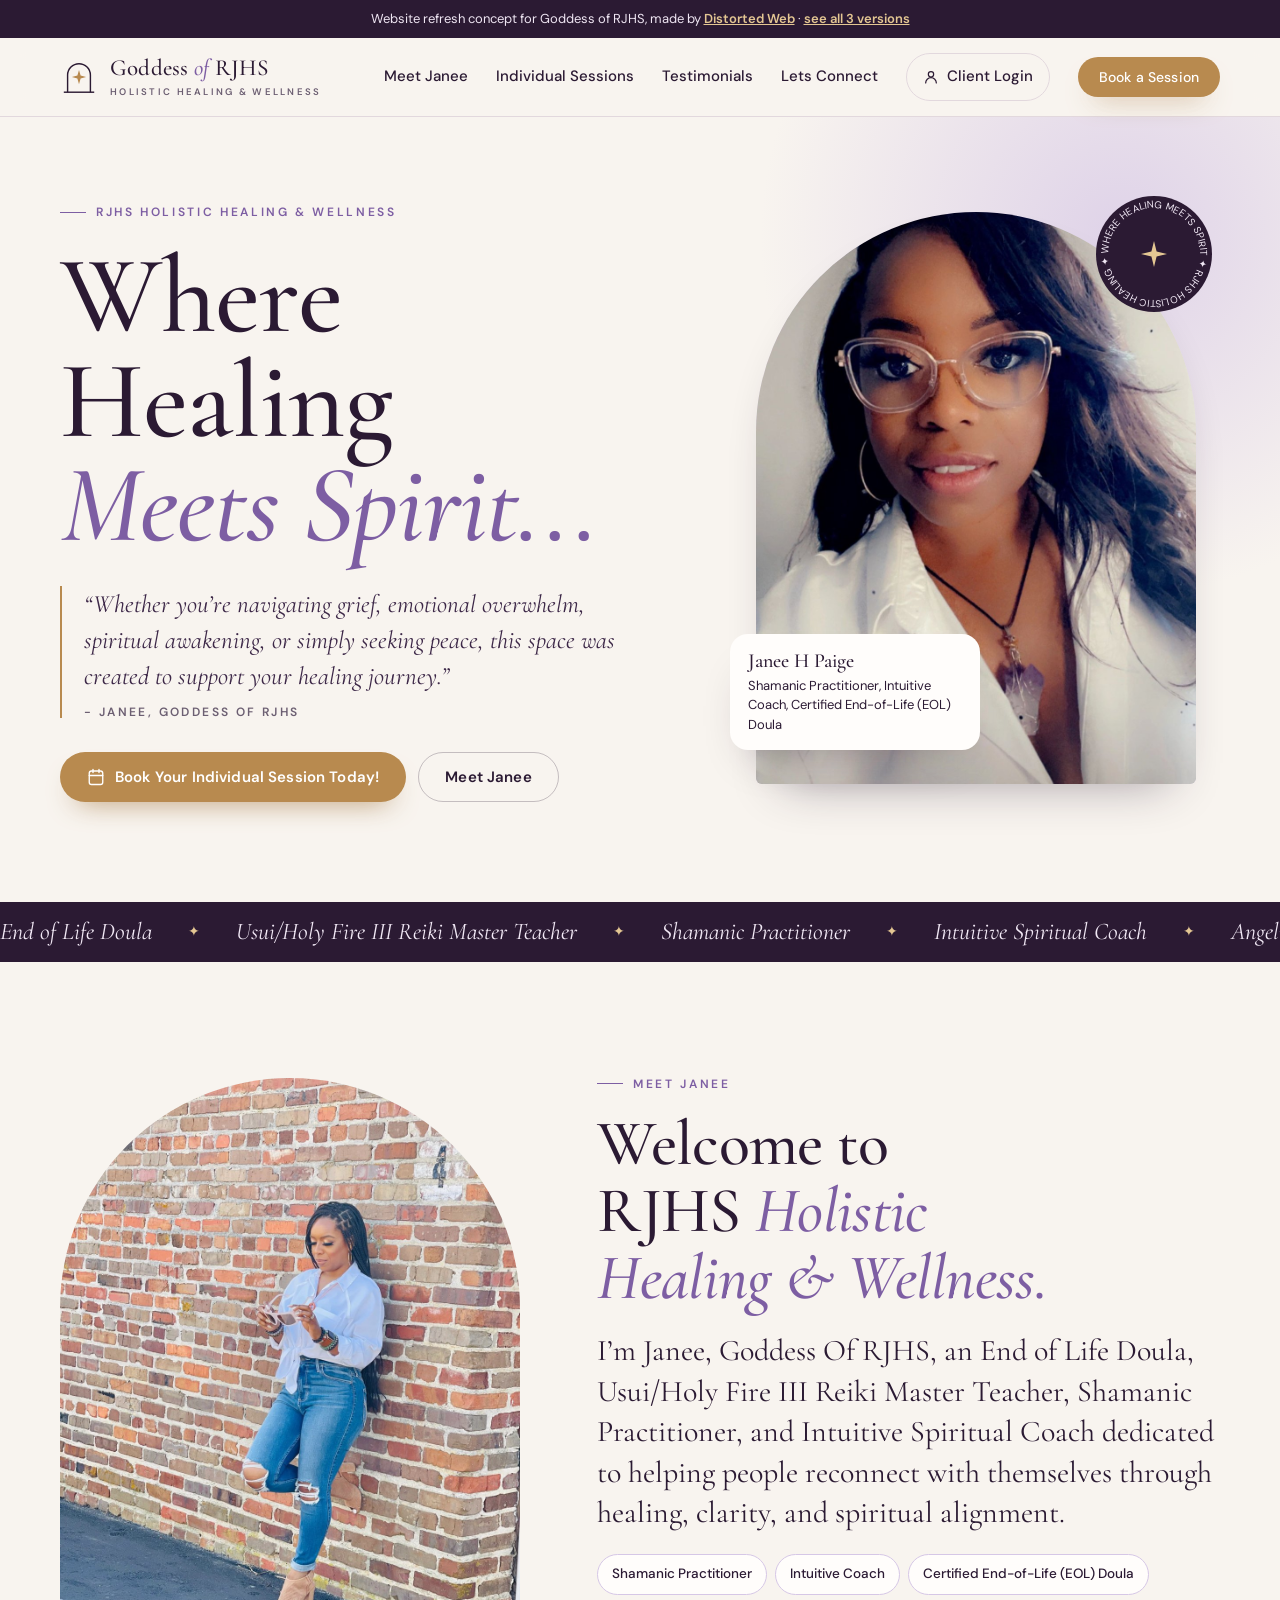
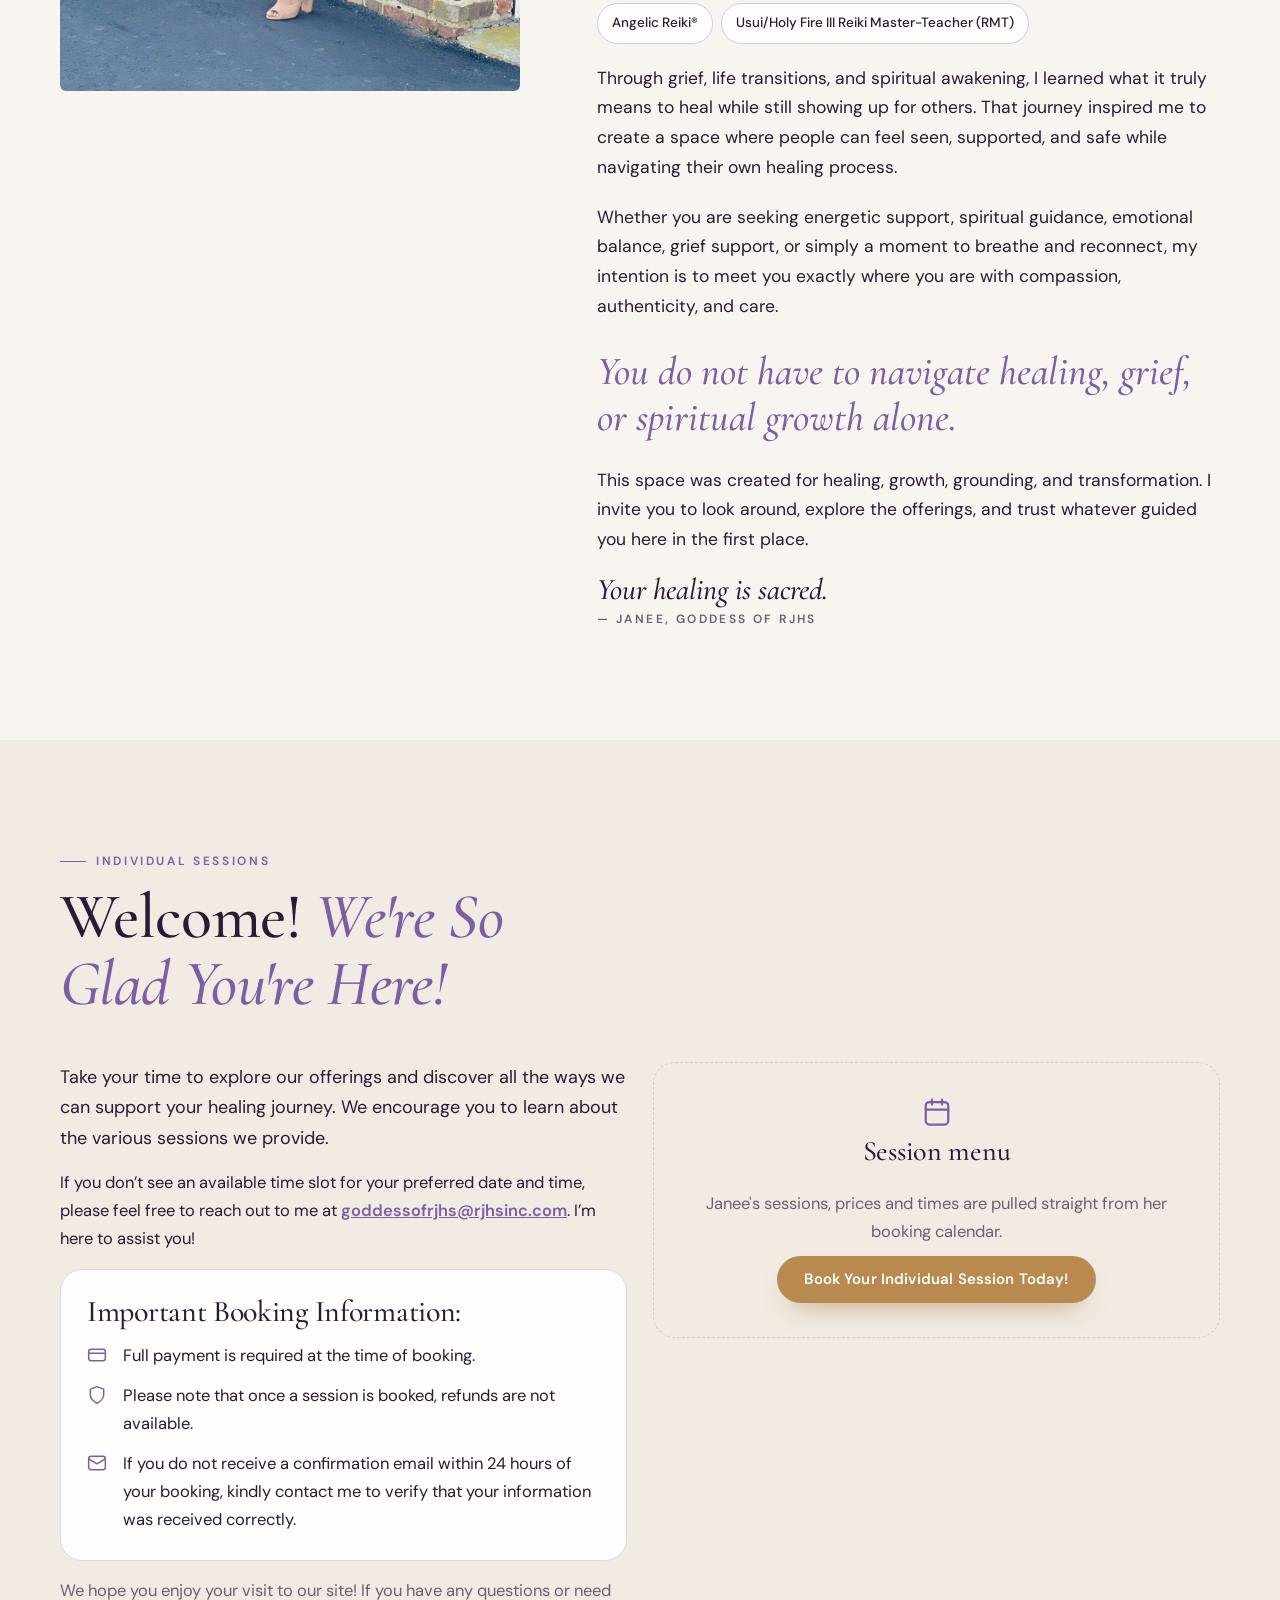
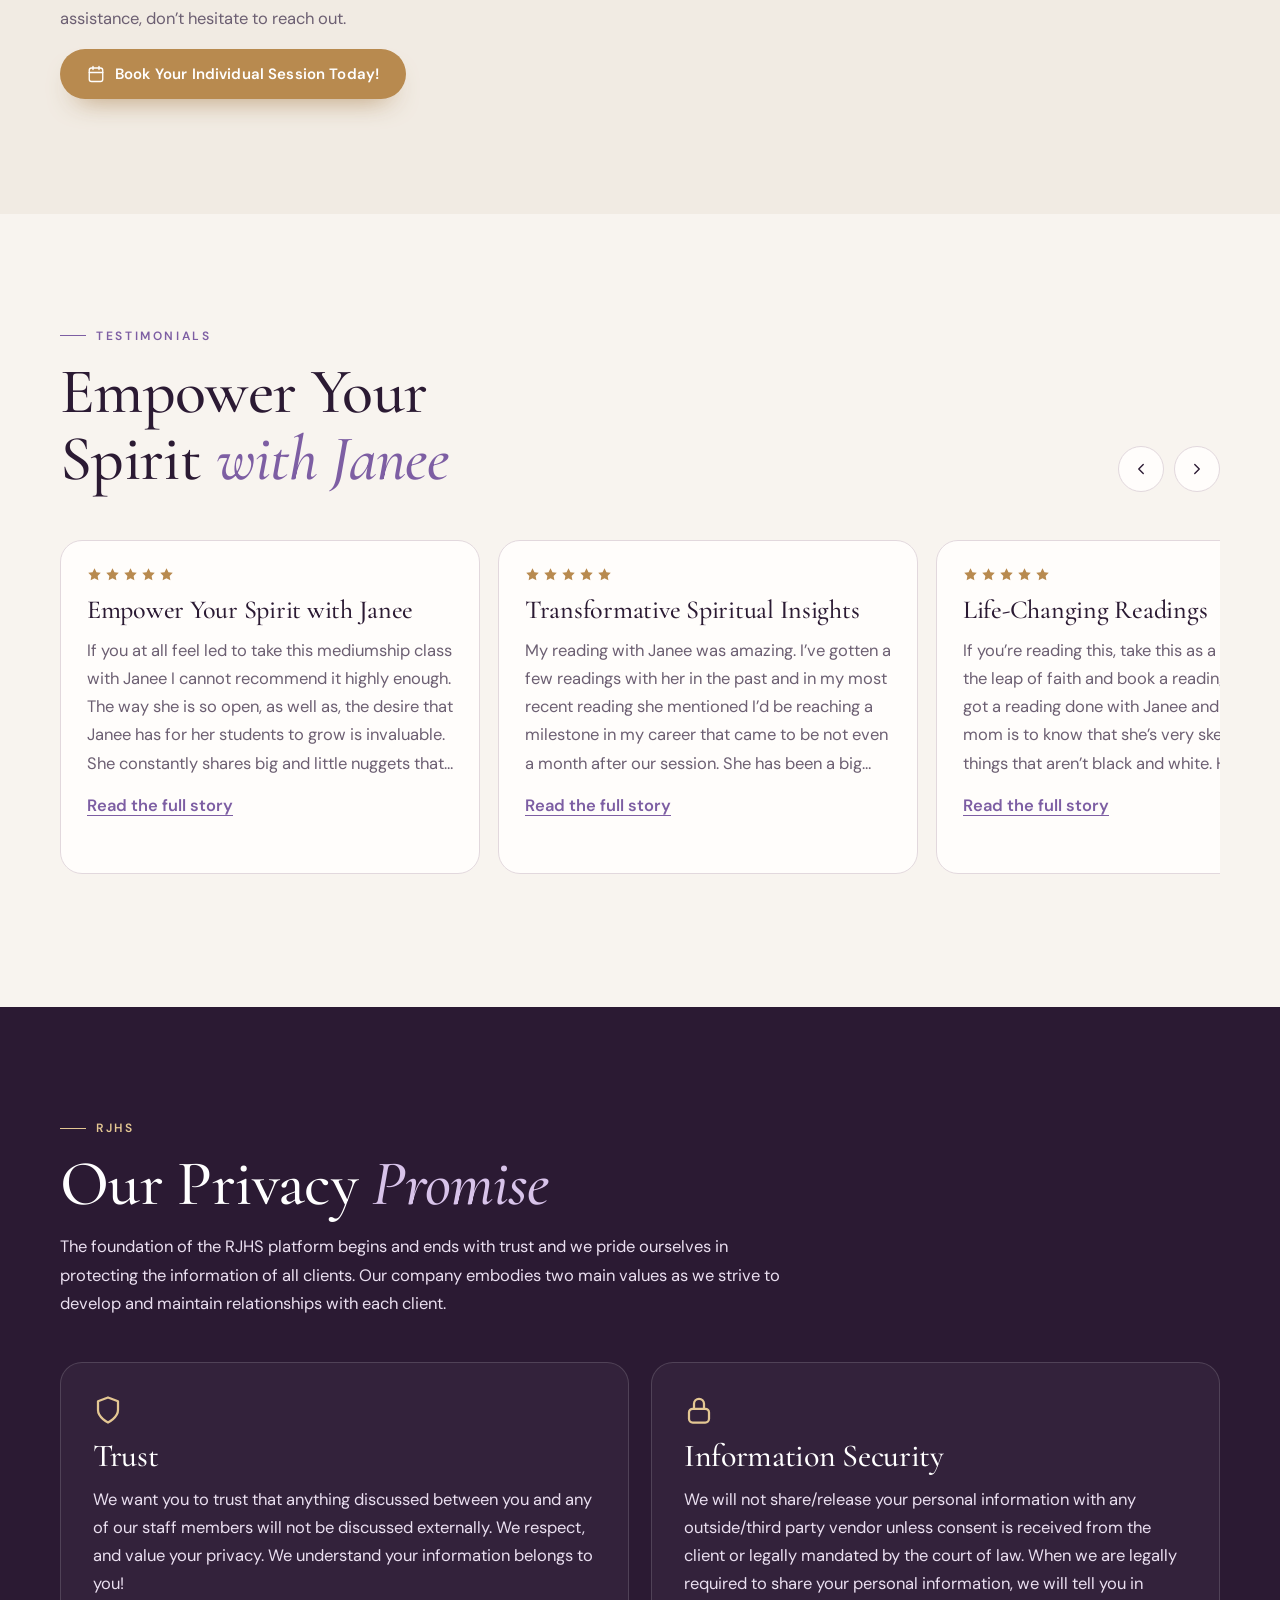
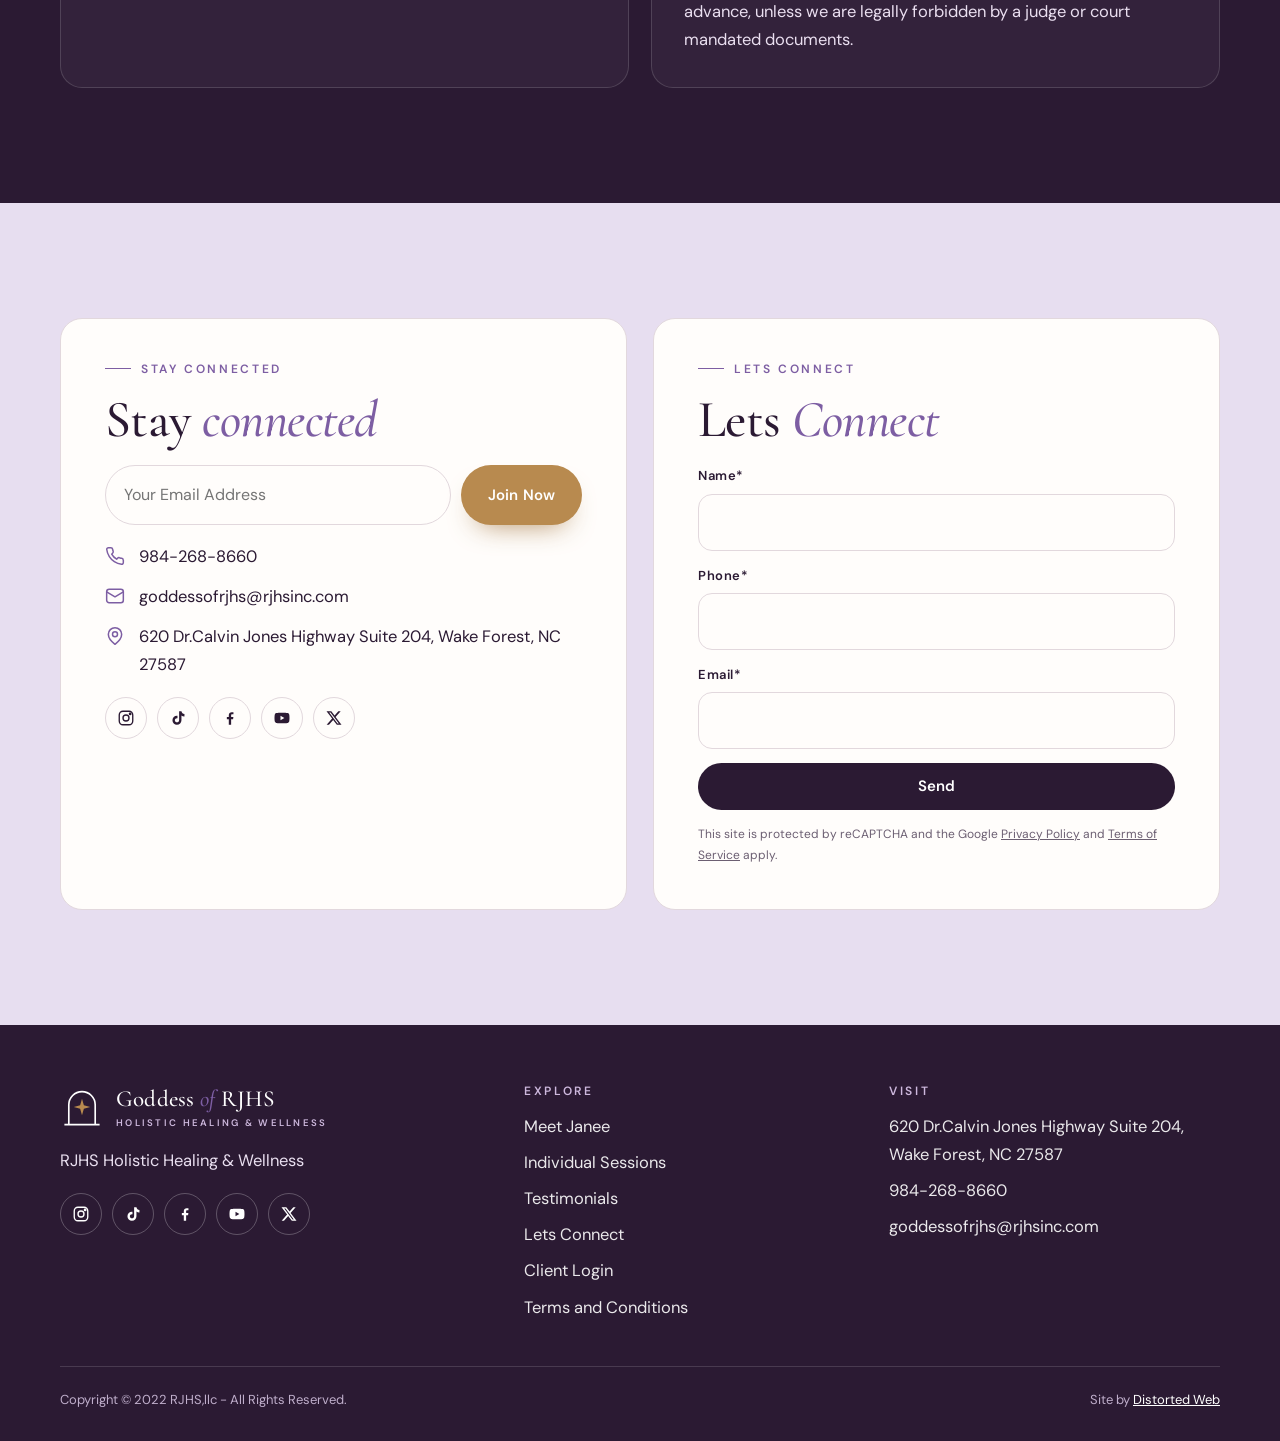
<file: one-page/index.html>
<!doctype html>
<html lang="en">
<head>
  <meta charset="utf-8">
  <meta name="viewport" content="width=device-width, initial-scale=1">
  <title>Goddess of RJHS | RJHS Holistic Healing & Wellness</title>
  <meta name="description" content="Where Healing Meets Spirit. Reiki, shamanic healing, end of life doula support and intuitive spiritual coaching with Janee in Wake Forest, NC.">
  <meta name="robots" content="noindex">
  <meta name="theme-color" content="#2b1a33">
  <link rel="preconnect" href="https://fonts.googleapis.com"><link rel="preconnect" href="https://fonts.gstatic.com" crossorigin>
  <link rel="stylesheet" href="https://fonts.googleapis.com/css2?family=Cormorant+Garamond:ital,wght@0,400;0,500;0,600;1,400;1,500&family=DM+Sans:opsz,wght@9..40,400;9..40,500;9..40,600&display=swap">
  <link rel="stylesheet" href="../assets/css/base.css">
  <link rel="stylesheet" href="../assets/css/pages.css">
</head>
<body id="top">
  <div class="concept-bar">Website refresh concept for Goddess of RJHS, made by <a href="https://distortedbrands.com/web/">Distorted Web</a> · <a href="../">see all 3 versions</a></div>
  
  <header class="top">
    <div class="wrap">
      <a class="mark" href="#top" style="--s:38px" aria-label="Goddess of RJHS home"><svg viewBox="0 0 40 40" aria-hidden="true"><path d="M8 36V18a12 12 0 0 1 24 0v18" fill="none" stroke="currentColor" stroke-width="1.5"/><path d="M20 12.5l1.7 5.8 5.8 1.7-5.8 1.7L20 27.5l-1.7-5.8-5.8-1.7 5.8-1.7z" fill="#b88a4f"/><path d="M4 36h32" stroke="currentColor" stroke-width="1.5"/></svg><span><b>Goddess <i>of</i> RJHS</b><small>Holistic Healing &amp; Wellness</small></span></a>
      <nav class="nav" aria-label="Main"><a href="#meet-janee">Meet Janee</a><a href="#sessions">Individual Sessions</a><a href="#testimonials">Testimonials</a><a href="#connect">Lets Connect</a><a class="nav-login" data-biz="login" href="#" target="_blank" rel="noopener"><span data-icon="user"></span>Client Login</a><a class="btn btn-gold" data-biz="booking" href="#" target="_blank" rel="noopener">Book a Session</a></nav>
      <button class="nav-toggle" type="button" aria-label="Menu" aria-expanded="false"><span></span><span></span><span></span></button>
    </div>
  </header>
  <main>
  
  <section class="hero">
    <div class="wrap hero-grid">
      <div>
        <span class="eyebrow">RJHS Holistic Healing &amp; Wellness</span>
        <h1 style="margin-top:22px">Where Healing <em>Meets Spirit...</em></h1>
        <blockquote>“Whether you’re navigating grief, emotional overwhelm, spiritual awakening, or simply seeking peace, this space was created to support your healing journey.”<cite>- Janee, Goddess Of RJHS</cite></blockquote>
        <div class="ctas">
          <a class="btn btn-gold" data-biz="booking" href="#" target="_blank" rel="noopener"><span data-icon="cal"></span>Book Your Individual Session Today!</a>
          <a class="btn btn-ghost" href="#meet-janee">Meet Janee</a>
        </div>
      </div>
      <div class="hero-photo">
        <div class="arch"><img src="../assets/img/hero.jpg" alt="Janee, Goddess Of RJHS" width="993" height="1400"></div>
        <svg class="ring" viewBox="0 0 120 120" aria-hidden="true"><defs><path id="c" d="M60 60m-46 0a46 46 0 1 1 92 0a46 46 0 1 1-92 0"/></defs><circle cx="60" cy="60" r="58" fill="#2b1a33"/><text font-family="DM Sans, sans-serif" font-size="10" fill="#f1e8f5"><textPath href="#c" textLength="286" lengthAdjust="spacing">WHERE HEALING MEETS SPIRIT ✦ RJHS HOLISTIC HEALING ✦</textPath></text><path d="M60 47l2.6 10.4L73 60l-10.4 2.6L60 73l-2.6-10.4L47 60l10.4-2.6z" fill="#e4c793"/></svg>
        <div class="hero-badge"><b>Janee H Paige</b>Shamanic Practitioner, Intuitive Coach, Certified End-of-Life (EOL) Doula</div>
      </div>
    </div>
  </section>
  <div class="ribbon" aria-hidden="true"><div class="ribbon-track"><span>End of Life Doula</span><span>Usui/Holy Fire III Reiki Master Teacher</span><span>Shamanic Practitioner</span><span>Intuitive Spiritual Coach</span><span>Angelic Reiki®</span><span>Healing</span><span>Clarity</span><span>Spiritual Alignment</span><span>End of Life Doula</span><span>Usui/Holy Fire III Reiki Master Teacher</span><span>Shamanic Practitioner</span><span>Intuitive Spiritual Coach</span><span>Angelic Reiki®</span><span>Healing</span><span>Clarity</span><span>Spiritual Alignment</span></div></div>
  
  <section class="sec" id="meet-janee">
    <div class="wrap about">
      <div class="about-photo"><div class="arch"><img src="../assets/img/janee.jpg" alt="Janee leaning against a brick wall" loading="lazy" width="1050" height="1400"></div></div>
      <div class="about-copy">
        <span class="eyebrow">Meet Janee</span>
        <h2 style="font-size:clamp(40px,5.4vw,64px)">Welcome to RJHS <em>Holistic Healing &amp; Wellness.</em></h2>
        <p class="lead">I’m Janee, Goddess Of RJHS, an End of Life Doula, Usui/Holy Fire III Reiki Master Teacher, Shamanic Practitioner, and Intuitive Spiritual Coach dedicated to helping people reconnect with themselves through healing, clarity, and spiritual alignment.</p>
        <div class="creds"><span>Shamanic Practitioner</span><span>Intuitive Coach</span><span>Certified End-of-Life (EOL) Doula</span><span>Angelic Reiki®</span><span>Usui/Holy Fire III Reiki Master-Teacher (RMT)</span></div>
        <p>Through grief, life transitions, and spiritual awakening, I learned what it truly means to heal while still showing up for others. That journey inspired me to create a space where people can feel seen, supported, and safe while navigating their own healing process.</p><p>Whether you are seeking energetic support, spiritual guidance, emotional balance, grief support, or simply a moment to breathe and reconnect, my intention is to meet you exactly where you are with compassion, authenticity, and care.</p>
          <p class="pull">You do not have to navigate healing, grief, or spiritual growth alone.</p>
          <p>This space was created for healing, growth, grounding, and transformation. I invite you to look around, explore the offerings, and trust whatever guided you here in the first place.</p>
          <p class="sig">Your healing is sacred.<small>— Janee, Goddess Of RJHS</small></p>
      </div>
    </div>
  </section>
  
  <section class="sec tint" id="sessions">
    <div class="wrap">
      <div class="sec-head">
        <span class="eyebrow">Individual Sessions</span>
        <h2>Welcome! <em>We're So Glad You're Here!</em></h2>
      </div>
      <div class="sessions">
        <div class="intro">
          <p style="font-size:18px">Take your time to explore our offerings and discover all the ways we can support your healing journey. We encourage you to learn about the various sessions we provide.</p>
          <p>If you don’t see an available time slot for your preferred date and time, please feel free to reach out to me at <a data-biz="email" href="#"></a>. I’m here to assist you!</p>
          <div class="card">
            <h3>Important Booking Information:</h3>
            <ul class="booking-info" data-render="booking-info"></ul>
          </div>
          <p class="muted">We hope you enjoy your visit to our site! If you have any questions or need assistance, don’t hesitate to reach out.</p>
          <div><a class="btn btn-gold" data-biz="booking" href="#" target="_blank" rel="noopener"><span data-icon="cal"></span>Book Your Individual Session Today!</a></div>
        </div>
        <div class="intro">
          <div class="packages" data-render="packages"></div>
        </div>
      </div>
    </div>
  </section>
  
  <section class="sec" id="testimonials">
    <div class="wrap">
      <div class="sec-head row">
        <div><span class="eyebrow">Testimonials</span><h2>Empower Your Spirit <em>with Janee</em></h2></div>
        <div style="display:flex;gap:12px;align-items:center"><div class="car-nav"><button type="button" data-dir="-1" aria-label="Previous"></button><button type="button" data-dir="1" aria-label="Next"></button></div></div>
      </div>
      <div class="carousel"><div class="track" data-render="testimonial-cards"></div></div>
    </div>
  </section>
  
  <section class="sec privacy" id="privacy">
    <div class="wrap">
      <div class="sec-head">
        <span class="eyebrow">RJHS</span>
        <h2>Our Privacy <em>Promise</em></h2>
        <p>The foundation of the RJHS platform begins and ends with trust and we pride ourselves in protecting the information of all clients. Our company embodies two main values as we strive to develop and maintain relationships with each client.</p>
      </div>
      <div class="pillars">
        <div class="pillar"><span data-icon="shield"></span><h3>Trust</h3><p>We want you to trust that anything discussed between you and any of our staff members will not be discussed externally. We respect, and value your privacy. We understand your information belongs to you!</p></div>
        <div class="pillar"><span data-icon="lock"></span><h3>Information Security</h3><p>We will not share/release your personal information with any outside/third party vendor unless consent is received from the client or legally mandated by the court of law. When we are legally required to share your personal information, we will tell you in advance, unless we are legally forbidden by a judge or court mandated documents.</p></div>
      </div>
    </div>
  </section>
  
  <section class="sec lav" id="connect">
    <div class="wrap connect" style="">
      <div class="card">
        <span class="eyebrow">Stay connected</span>
        <h2>Stay <em>connected</em></h2>
        <div data-render="subscribe-form"></div>
        <div class="contact-lines">
          <a data-biz="phone" href="#"><span data-icon="phone"></span><span>984-268-8660</span></a>
          <a data-biz="email" href="#"><span data-icon="mail"></span><span>goddessofrjhs@rjhsinc.com</span></a>
          <a data-biz="map" href="#" target="_blank" rel="noopener"><span data-icon="pin"></span><span>620 Dr.Calvin Jones Highway Suite 204, Wake Forest, NC 27587</span></a>
        </div>
        <div class="socials" data-render="socials"></div>
      </div>
      <div class="card">
        <span class="eyebrow">Lets Connect</span>
        <h2>Lets <em>Connect</em></h2>
        <div data-render="connect-form"></div>
      </div>
    </div>
  </section>
  </main>
  
  <footer class="foot">
    <div class="wrap">
      <div class="foot-grid">
        <div style="display:grid;gap:18px;align-content:start">
          <a class="mark" style="color:#fff;--s:44px" href="#top" style="--s:44px" aria-label="Goddess of RJHS home"><svg viewBox="0 0 40 40" aria-hidden="true"><path d="M8 36V18a12 12 0 0 1 24 0v18" fill="none" stroke="currentColor" stroke-width="1.5"/><path d="M20 12.5l1.7 5.8 5.8 1.7-5.8 1.7L20 27.5l-1.7-5.8-5.8-1.7 5.8-1.7z" fill="#b88a4f"/><path d="M4 36h32" stroke="currentColor" stroke-width="1.5"/></svg><span><b>Goddess <i>of</i> RJHS</b><small>Holistic Healing &amp; Wellness</small></span></a>
          <p style="max-width:34ch">RJHS Holistic Healing &amp; Wellness</p>
          <div class="socials" data-render="socials"></div>
        </div>
        <div><h4>Explore</h4><ul><li><a href="#meet-janee">Meet Janee</a></li><li><a href="#sessions">Individual Sessions</a></li><li><a href="#testimonials">Testimonials</a></li><li><a href="#connect">Lets Connect</a></li><li><a data-biz="login" href="#" target="_blank" rel="noopener">Client Login</a></li><li><a data-biz="terms" href="#" target="_blank" rel="noopener">Terms and Conditions</a></li></ul></div>
        <div><h4>Visit</h4><ul>
          <li><a data-biz="map" href="#" target="_blank" rel="noopener">620 Dr.Calvin Jones Highway Suite 204, Wake Forest, NC 27587</a></li>
          <li><a data-biz="phone" href="#">984-268-8660</a></li>
          <li><a data-biz="email" href="#">goddessofrjhs@rjhsinc.com</a></li>
        </ul></div>
      </div>
      <div class="foot-base"><span>Copyright © 2022 RJHS,llc - All Rights Reserved.</span><span>Site by <a href="https://distortedbrands.com/web/">Distorted Web</a></span></div>
    </div>
  </footer>
  
  <dialog class="pop" id="quote-pop" aria-labelledby="quote-pop-title">
    <div class="pop-head"><h2 id="quote-pop-title">Testimonial</h2><button class="pop-close" type="button" aria-label="Close"></button></div>
    <div class="pop-body"></div>
  </dialog>
  <script src="../assets/js/site.js"></script>
</body>
</html>
</file>
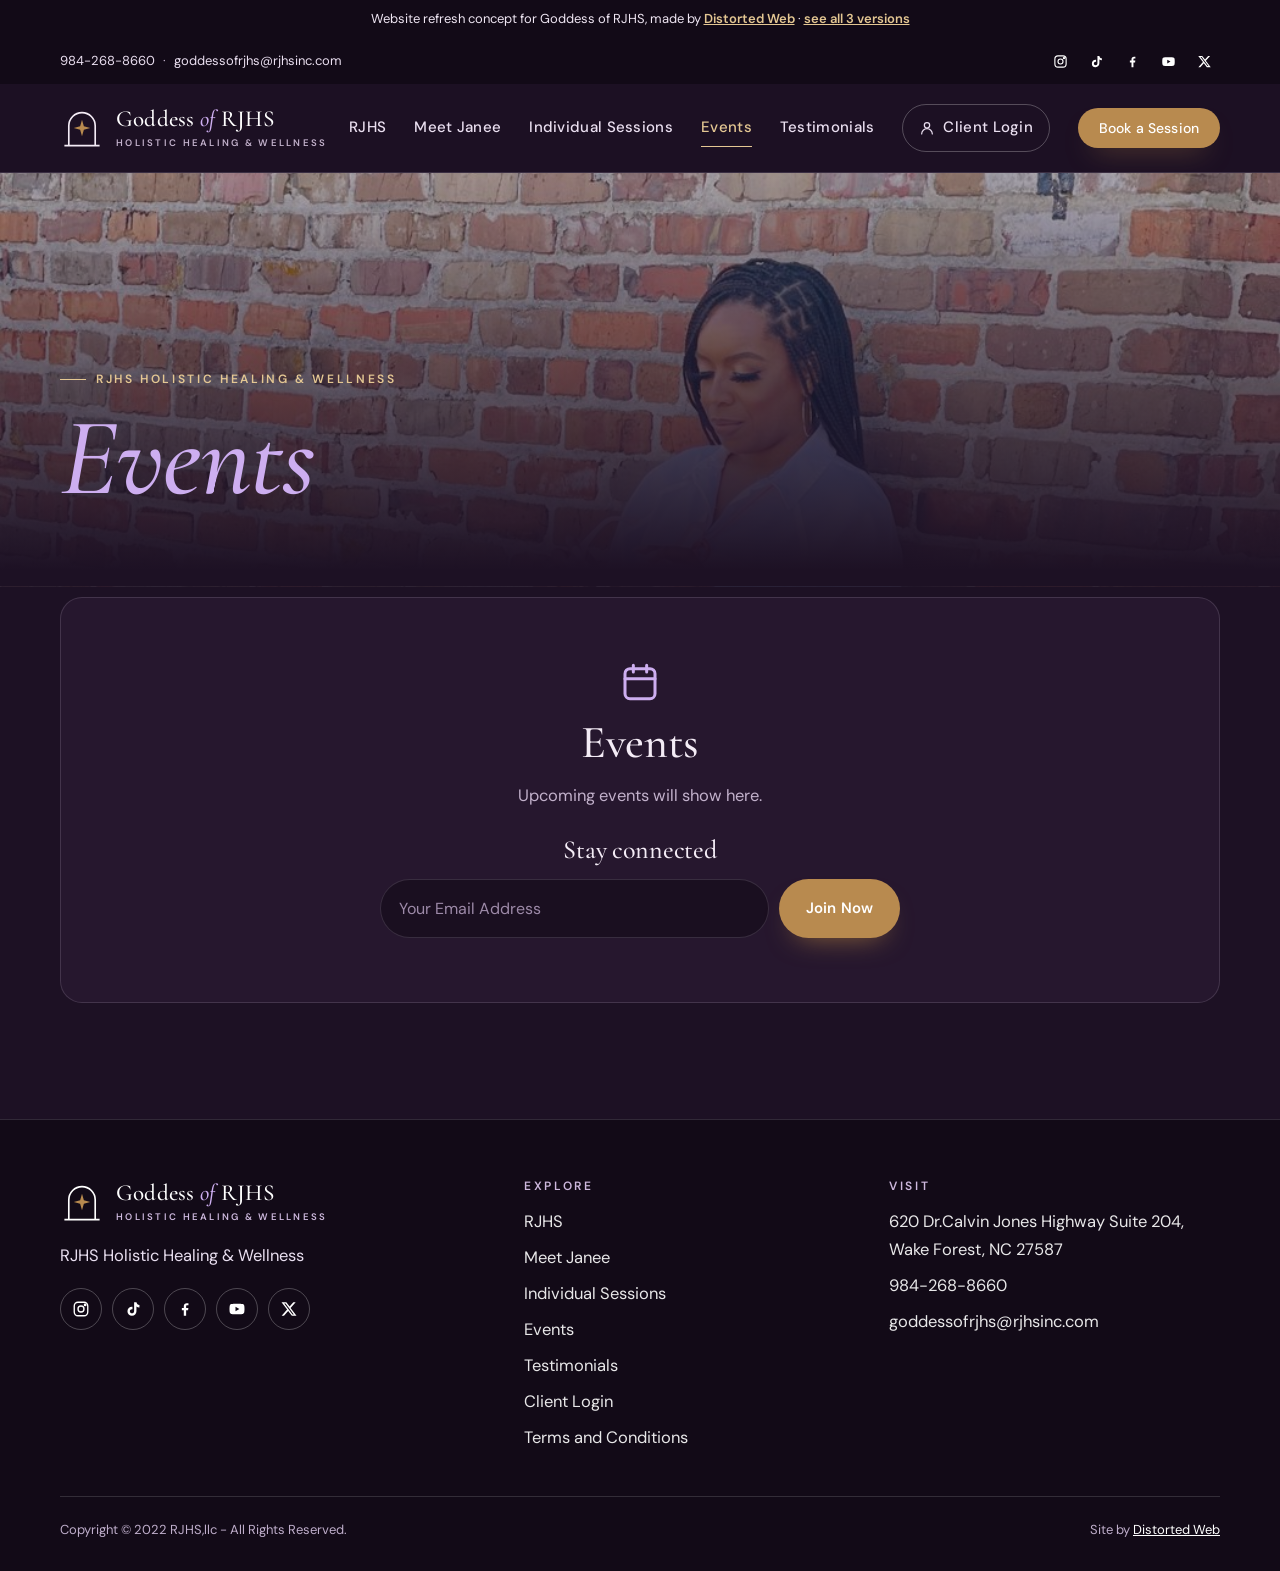
<file: full/events.html>
<!doctype html>
<html lang="en">
<head>
  <meta charset="utf-8">
  <meta name="viewport" content="width=device-width, initial-scale=1">
  <title>Events | Goddess of RJHS</title>
  <meta name="description" content="Where Healing Meets Spirit. RJHS Holistic Healing & Wellness with Janee, Goddess Of RJHS, in Wake Forest, NC.">
  <meta name="robots" content="noindex">
  <meta name="theme-color" content="#2b1a33">
  <link rel="preconnect" href="https://fonts.googleapis.com"><link rel="preconnect" href="https://fonts.gstatic.com" crossorigin>
  <link rel="stylesheet" href="https://fonts.googleapis.com/css2?family=Cormorant+Garamond:ital,wght@0,400;0,500;0,600;1,400;1,500&family=DM+Sans:opsz,wght@9..40,400;9..40,500;9..40,600&display=swap">
  <link rel="stylesheet" href="../assets/css/base.css">
  <link rel="stylesheet" href="../assets/css/pages.css">
  <link rel="stylesheet" href="../assets/css/full.css">
</head>
<body class="full">
  <div class="concept-bar">Website refresh concept for Goddess of RJHS, made by <a href="https://distortedbrands.com/web/">Distorted Web</a> · <a href="../">see all 3 versions</a></div>
  
  <div class="util"><div class="wrap">
    <span class="util-contact"><a data-biz="phone" href="#"></a><span aria-hidden="true">·</span><a data-biz="email" href="#"></a></span>
    <div class="socials" data-render="socials"></div>
  </div></div>
  <header class="top top-full">
    <div class="wrap">
      <a class="mark" href="index.html" style="--s:44px" aria-label="Goddess of RJHS home"><svg viewBox="0 0 40 40" aria-hidden="true"><path d="M8 36V18a12 12 0 0 1 24 0v18" fill="none" stroke="currentColor" stroke-width="1.5"/><path d="M20 12.5l1.7 5.8 5.8 1.7-5.8 1.7L20 27.5l-1.7-5.8-5.8-1.7 5.8-1.7z" fill="#b88a4f"/><path d="M4 36h32" stroke="currentColor" stroke-width="1.5"/></svg><span><b>Goddess <i>of</i> RJHS</b><small>Holistic Healing &amp; Wellness</small></span></a>
      <nav class="nav" aria-label="Main"><a href="index.html">RJHS</a><a href="meet-janee.html">Meet Janee</a><a href="sessions.html">Individual Sessions</a><a href="events.html" aria-current="page">Events</a><a href="testimonials.html">Testimonials</a><a class="nav-login" data-biz="login" href="#" target="_blank" rel="noopener"><span data-icon="user"></span>Client Login</a><a class="btn btn-gold" data-biz="booking" href="#" target="_blank" rel="noopener">Book a Session</a></nav>
      <button class="nav-toggle" type="button" aria-label="Menu" aria-expanded="false"><span></span><span></span><span></span></button>
    </div>
  </header>
  <main>
  
  <section class="banner" style="background-image:linear-gradient(180deg, rgba(29,17,36,.35), #1d1124 96%), url('../assets/img/janee.jpg');background-position:center 20%">
    <div class="wrap"><span class="eyebrow">RJHS Holistic Healing &amp; Wellness</span><h1><em>Events</em></h1></div>
  </section>
  <section class="sec" style="padding-top:10px"><div class="wrap">
    <div class="card empty">
      <span data-icon="cal"></span>
      <h2>Events</h2>
      <p class="muted">Upcoming events will show here.</p>
      <h3 style="font-size:26px;margin-top:10px">Stay connected</h3>
      <div style="width:min(520px,100%)" data-render="subscribe-form"></div>
    </div>
  </div></section>
  </main>
  
  <footer class="foot">
    <div class="wrap">
      <div class="foot-grid">
        <div style="display:grid;gap:18px;align-content:start">
          <a class="mark" style="color:#fff;--s:44px" href="index.html" style="--s:44px" aria-label="Goddess of RJHS home"><svg viewBox="0 0 40 40" aria-hidden="true"><path d="M8 36V18a12 12 0 0 1 24 0v18" fill="none" stroke="currentColor" stroke-width="1.5"/><path d="M20 12.5l1.7 5.8 5.8 1.7-5.8 1.7L20 27.5l-1.7-5.8-5.8-1.7 5.8-1.7z" fill="#b88a4f"/><path d="M4 36h32" stroke="currentColor" stroke-width="1.5"/></svg><span><b>Goddess <i>of</i> RJHS</b><small>Holistic Healing &amp; Wellness</small></span></a>
          <p style="max-width:34ch">RJHS Holistic Healing &amp; Wellness</p>
          <div class="socials" data-render="socials"></div>
        </div>
        <div><h4>Explore</h4><ul><li><a href="index.html">RJHS</a></li><li><a href="meet-janee.html">Meet Janee</a></li><li><a href="sessions.html">Individual Sessions</a></li><li><a href="events.html">Events</a></li><li><a href="testimonials.html">Testimonials</a></li><li><a data-biz="login" href="#" target="_blank" rel="noopener">Client Login</a></li><li><a data-biz="terms" href="#" target="_blank" rel="noopener">Terms and Conditions</a></li></ul></div>
        <div><h4>Visit</h4><ul>
          <li><a data-biz="map" href="#" target="_blank" rel="noopener">620 Dr.Calvin Jones Highway Suite 204, Wake Forest, NC 27587</a></li>
          <li><a data-biz="phone" href="#">984-268-8660</a></li>
          <li><a data-biz="email" href="#">goddessofrjhs@rjhsinc.com</a></li>
        </ul></div>
      </div>
      <div class="foot-base"><span>Copyright © 2022 RJHS,llc - All Rights Reserved.</span><span>Site by <a href="https://distortedbrands.com/web/">Distorted Web</a></span></div>
    </div>
  </footer>
  
  <dialog class="pop" id="quote-pop" aria-labelledby="quote-pop-title">
    <div class="pop-head"><h2 id="quote-pop-title">Testimonial</h2><button class="pop-close" type="button" aria-label="Close"></button></div>
    <div class="pop-body"></div>
  </dialog>
  <script src="../assets/js/site.js"></script>
</body>
</html>
</file>
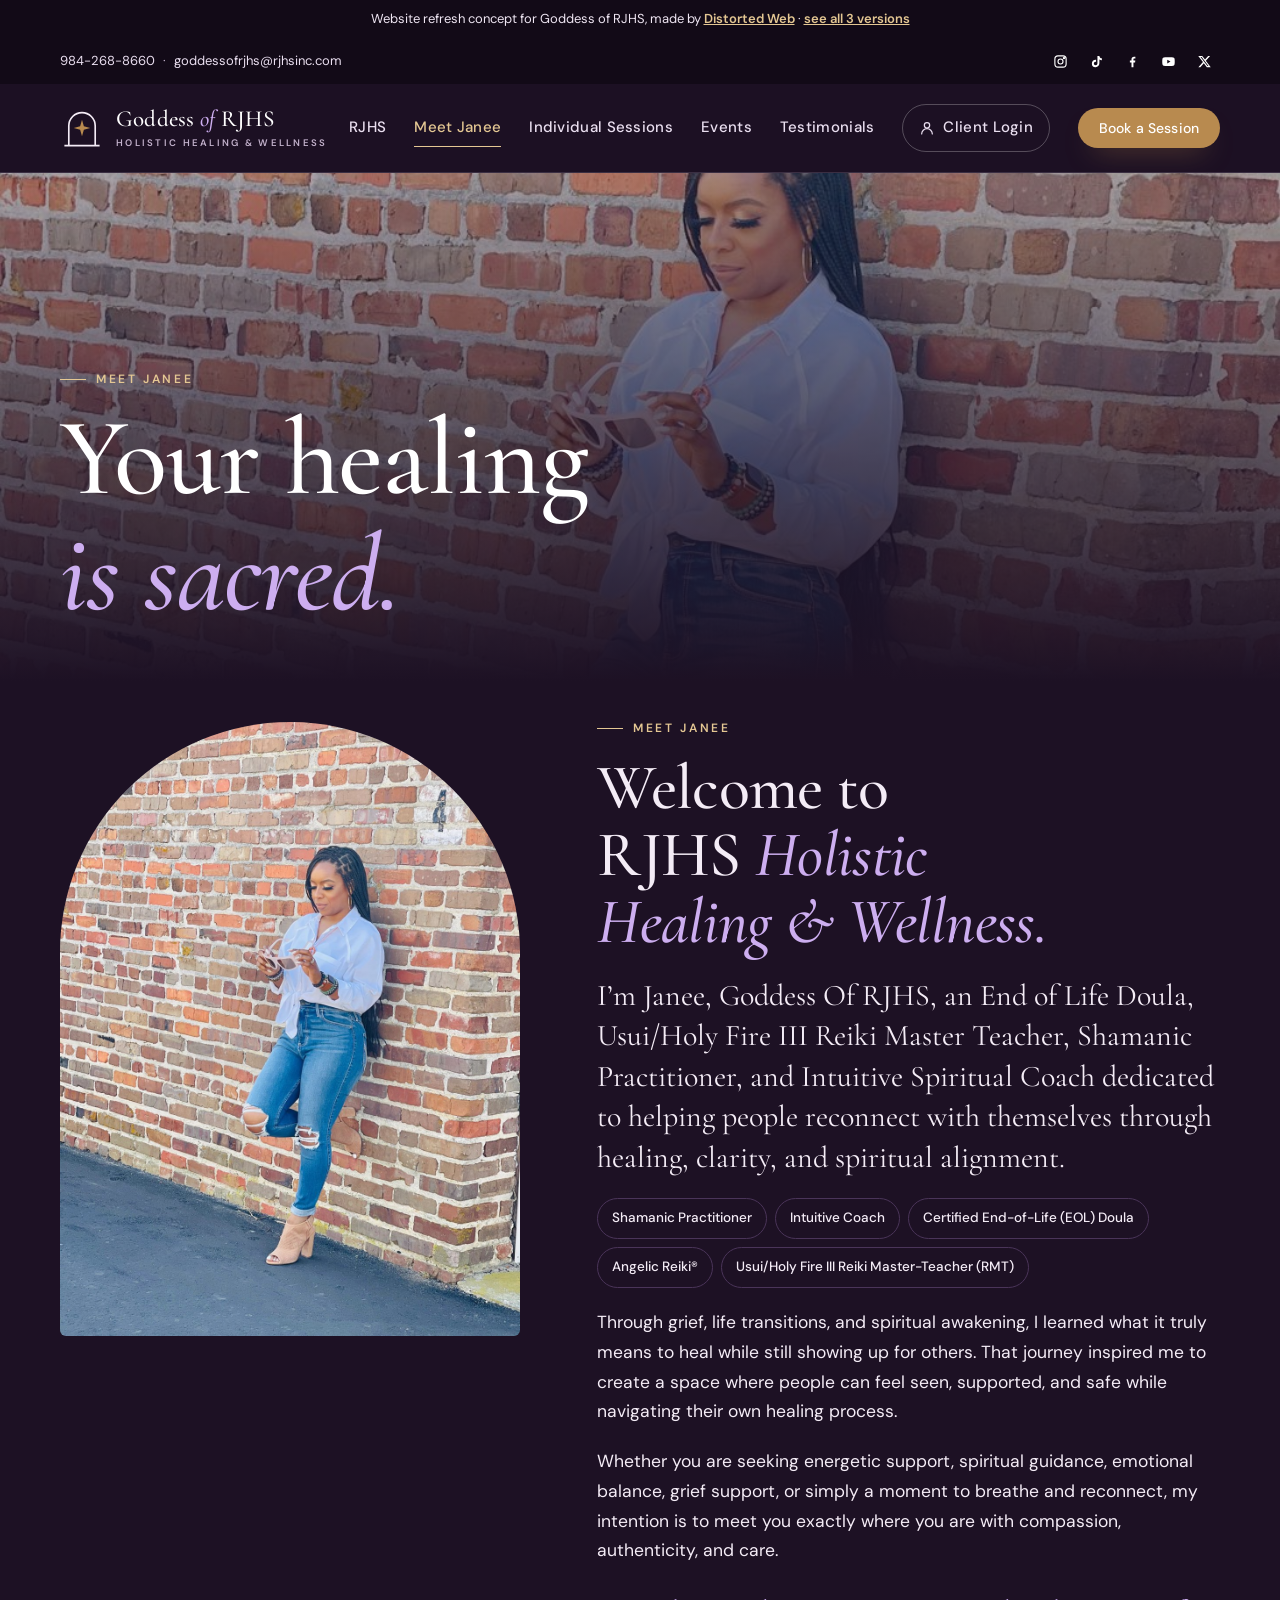
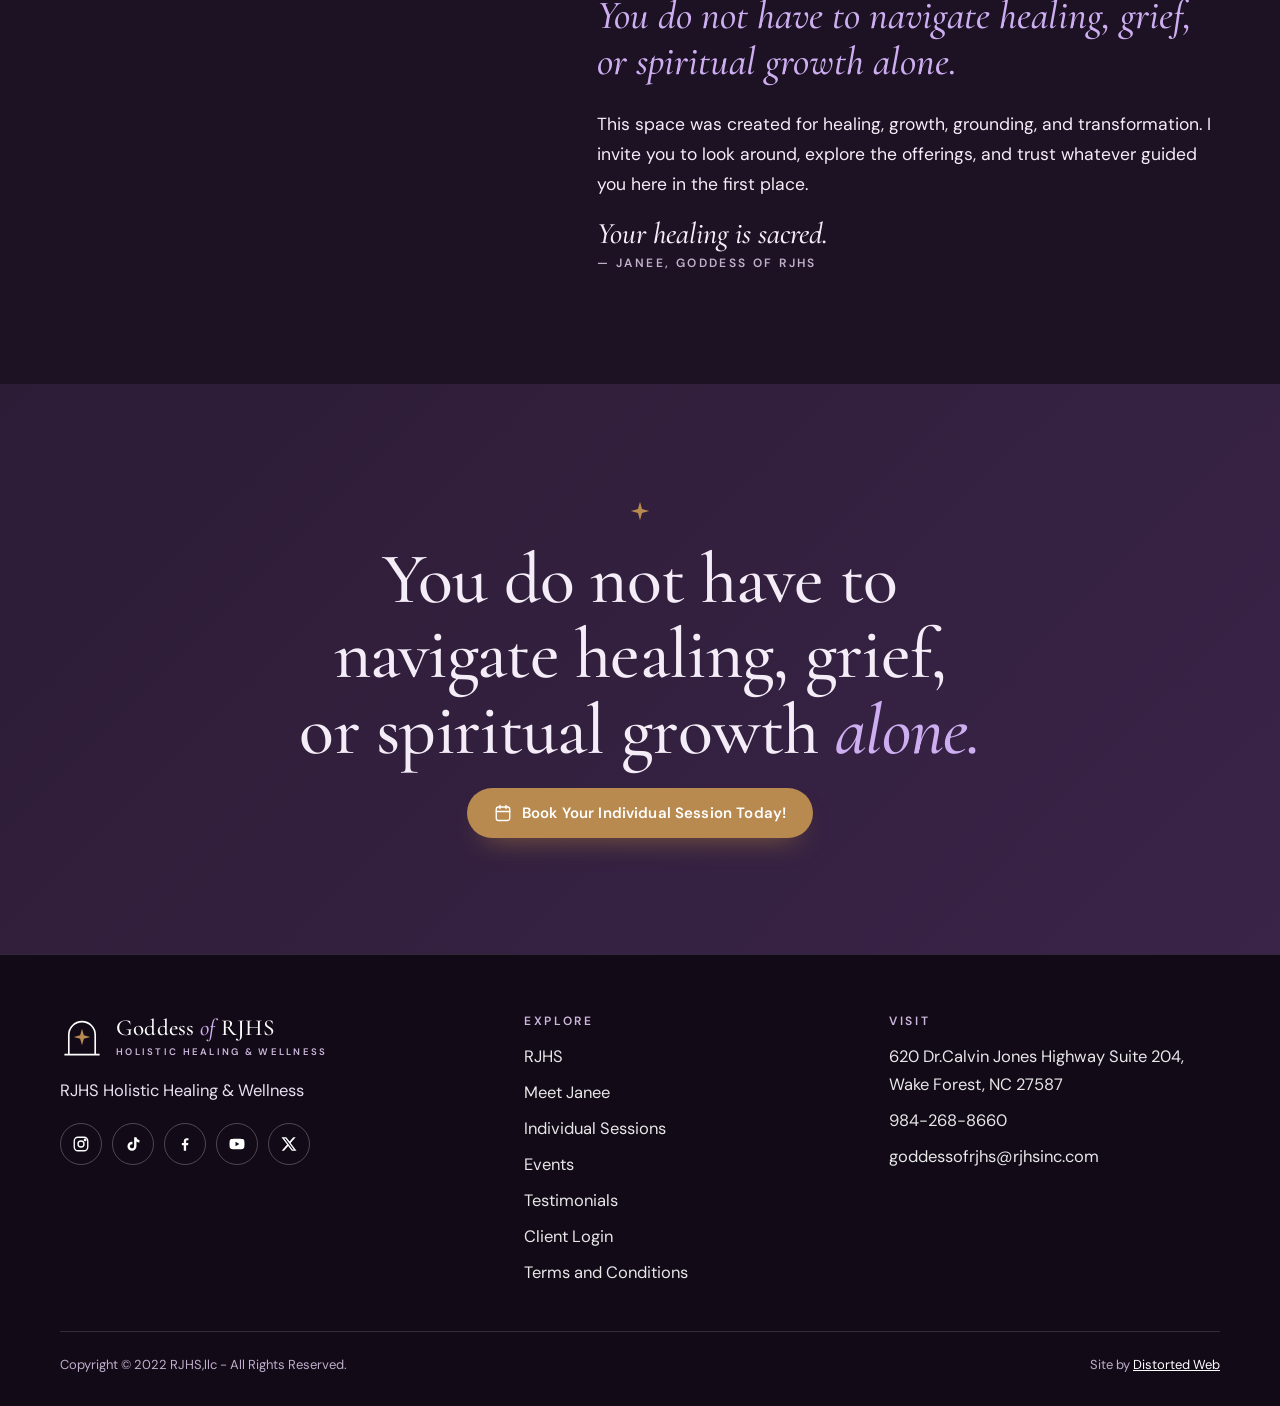
<file: full/meet-janee.html>
<!doctype html>
<html lang="en">
<head>
  <meta charset="utf-8">
  <meta name="viewport" content="width=device-width, initial-scale=1">
  <title>Meet Janee | Goddess of RJHS</title>
  <meta name="description" content="Where Healing Meets Spirit. RJHS Holistic Healing & Wellness with Janee, Goddess Of RJHS, in Wake Forest, NC.">
  <meta name="robots" content="noindex">
  <meta name="theme-color" content="#2b1a33">
  <link rel="preconnect" href="https://fonts.googleapis.com"><link rel="preconnect" href="https://fonts.gstatic.com" crossorigin>
  <link rel="stylesheet" href="https://fonts.googleapis.com/css2?family=Cormorant+Garamond:ital,wght@0,400;0,500;0,600;1,400;1,500&family=DM+Sans:opsz,wght@9..40,400;9..40,500;9..40,600&display=swap">
  <link rel="stylesheet" href="../assets/css/base.css">
  <link rel="stylesheet" href="../assets/css/pages.css">
  <link rel="stylesheet" href="../assets/css/full.css">
</head>
<body class="full">
  <div class="concept-bar">Website refresh concept for Goddess of RJHS, made by <a href="https://distortedbrands.com/web/">Distorted Web</a> · <a href="../">see all 3 versions</a></div>
  
  <div class="util"><div class="wrap">
    <span class="util-contact"><a data-biz="phone" href="#"></a><span aria-hidden="true">·</span><a data-biz="email" href="#"></a></span>
    <div class="socials" data-render="socials"></div>
  </div></div>
  <header class="top top-full">
    <div class="wrap">
      <a class="mark" href="index.html" style="--s:44px" aria-label="Goddess of RJHS home"><svg viewBox="0 0 40 40" aria-hidden="true"><path d="M8 36V18a12 12 0 0 1 24 0v18" fill="none" stroke="currentColor" stroke-width="1.5"/><path d="M20 12.5l1.7 5.8 5.8 1.7-5.8 1.7L20 27.5l-1.7-5.8-5.8-1.7 5.8-1.7z" fill="#b88a4f"/><path d="M4 36h32" stroke="currentColor" stroke-width="1.5"/></svg><span><b>Goddess <i>of</i> RJHS</b><small>Holistic Healing &amp; Wellness</small></span></a>
      <nav class="nav" aria-label="Main"><a href="index.html">RJHS</a><a href="meet-janee.html" aria-current="page">Meet Janee</a><a href="sessions.html">Individual Sessions</a><a href="events.html">Events</a><a href="testimonials.html">Testimonials</a><a class="nav-login" data-biz="login" href="#" target="_blank" rel="noopener"><span data-icon="user"></span>Client Login</a><a class="btn btn-gold" data-biz="booking" href="#" target="_blank" rel="noopener">Book a Session</a></nav>
      <button class="nav-toggle" type="button" aria-label="Menu" aria-expanded="false"><span></span><span></span><span></span></button>
    </div>
  </header>
  <main>
  
  <section class="banner" style="background-image:linear-gradient(180deg, rgba(29,17,36,.35), #1d1124 96%), url('../assets/img/janee.jpg');background-position:center 35%">
    <div class="wrap"><span class="eyebrow">Meet Janee</span><h1>Your healing <em>is sacred.</em></h1></div>
  </section>
  <section class="sec" id="meet-janee" style="padding-top:20px">
    <div class="wrap about">
      <div class="about-photo"><div class="arch"><img src="../assets/img/janee.jpg" alt="Janee leaning against a brick wall" loading="lazy" width="1050" height="1400"></div></div>
      <div class="about-copy">
        <span class="eyebrow">Meet Janee</span>
        <h2 style="font-size:clamp(40px,5.4vw,64px)">Welcome to RJHS <em>Holistic Healing &amp; Wellness.</em></h2>
        <p class="lead">I’m Janee, Goddess Of RJHS, an End of Life Doula, Usui/Holy Fire III Reiki Master Teacher, Shamanic Practitioner, and Intuitive Spiritual Coach dedicated to helping people reconnect with themselves through healing, clarity, and spiritual alignment.</p>
        <div class="creds"><span>Shamanic Practitioner</span><span>Intuitive Coach</span><span>Certified End-of-Life (EOL) Doula</span><span>Angelic Reiki®</span><span>Usui/Holy Fire III Reiki Master-Teacher (RMT)</span></div>
        <p>Through grief, life transitions, and spiritual awakening, I learned what it truly means to heal while still showing up for others. That journey inspired me to create a space where people can feel seen, supported, and safe while navigating their own healing process.</p><p>Whether you are seeking energetic support, spiritual guidance, emotional balance, grief support, or simply a moment to breathe and reconnect, my intention is to meet you exactly where you are with compassion, authenticity, and care.</p>
          <p class="pull">You do not have to navigate healing, grief, or spiritual growth alone.</p>
          <p>This space was created for healing, growth, grounding, and transformation. I invite you to look around, explore the offerings, and trust whatever guided you here in the first place.</p>
          <p class="sig">Your healing is sacred.<small>— Janee, Goddess Of RJHS</small></p>
      </div>
    </div>
  </section>
  <section class="sec lav"><div class="wrap cta-band"><svg class="spark" viewBox="0 0 24 24" aria-hidden="true"><path d="M12 2l2.2 7.8L22 12l-7.8 2.2L12 22l-2.2-7.8L2 12l7.8-2.2z" fill="currentColor"/></svg><h2>You do not have to navigate healing, grief, or spiritual growth <em>alone.</em></h2>
    <a class="btn btn-gold" data-biz="booking" href="#" target="_blank" rel="noopener"><span data-icon="cal"></span>Book Your Individual Session Today!</a></div></section>
  </main>
  
  <footer class="foot">
    <div class="wrap">
      <div class="foot-grid">
        <div style="display:grid;gap:18px;align-content:start">
          <a class="mark" style="color:#fff;--s:44px" href="index.html" style="--s:44px" aria-label="Goddess of RJHS home"><svg viewBox="0 0 40 40" aria-hidden="true"><path d="M8 36V18a12 12 0 0 1 24 0v18" fill="none" stroke="currentColor" stroke-width="1.5"/><path d="M20 12.5l1.7 5.8 5.8 1.7-5.8 1.7L20 27.5l-1.7-5.8-5.8-1.7 5.8-1.7z" fill="#b88a4f"/><path d="M4 36h32" stroke="currentColor" stroke-width="1.5"/></svg><span><b>Goddess <i>of</i> RJHS</b><small>Holistic Healing &amp; Wellness</small></span></a>
          <p style="max-width:34ch">RJHS Holistic Healing &amp; Wellness</p>
          <div class="socials" data-render="socials"></div>
        </div>
        <div><h4>Explore</h4><ul><li><a href="index.html">RJHS</a></li><li><a href="meet-janee.html">Meet Janee</a></li><li><a href="sessions.html">Individual Sessions</a></li><li><a href="events.html">Events</a></li><li><a href="testimonials.html">Testimonials</a></li><li><a data-biz="login" href="#" target="_blank" rel="noopener">Client Login</a></li><li><a data-biz="terms" href="#" target="_blank" rel="noopener">Terms and Conditions</a></li></ul></div>
        <div><h4>Visit</h4><ul>
          <li><a data-biz="map" href="#" target="_blank" rel="noopener">620 Dr.Calvin Jones Highway Suite 204, Wake Forest, NC 27587</a></li>
          <li><a data-biz="phone" href="#">984-268-8660</a></li>
          <li><a data-biz="email" href="#">goddessofrjhs@rjhsinc.com</a></li>
        </ul></div>
      </div>
      <div class="foot-base"><span>Copyright © 2022 RJHS,llc - All Rights Reserved.</span><span>Site by <a href="https://distortedbrands.com/web/">Distorted Web</a></span></div>
    </div>
  </footer>
  
  <dialog class="pop" id="quote-pop" aria-labelledby="quote-pop-title">
    <div class="pop-head"><h2 id="quote-pop-title">Testimonial</h2><button class="pop-close" type="button" aria-label="Close"></button></div>
    <div class="pop-body"></div>
  </dialog>
  <script src="../assets/js/site.js"></script>
</body>
</html>
</file>
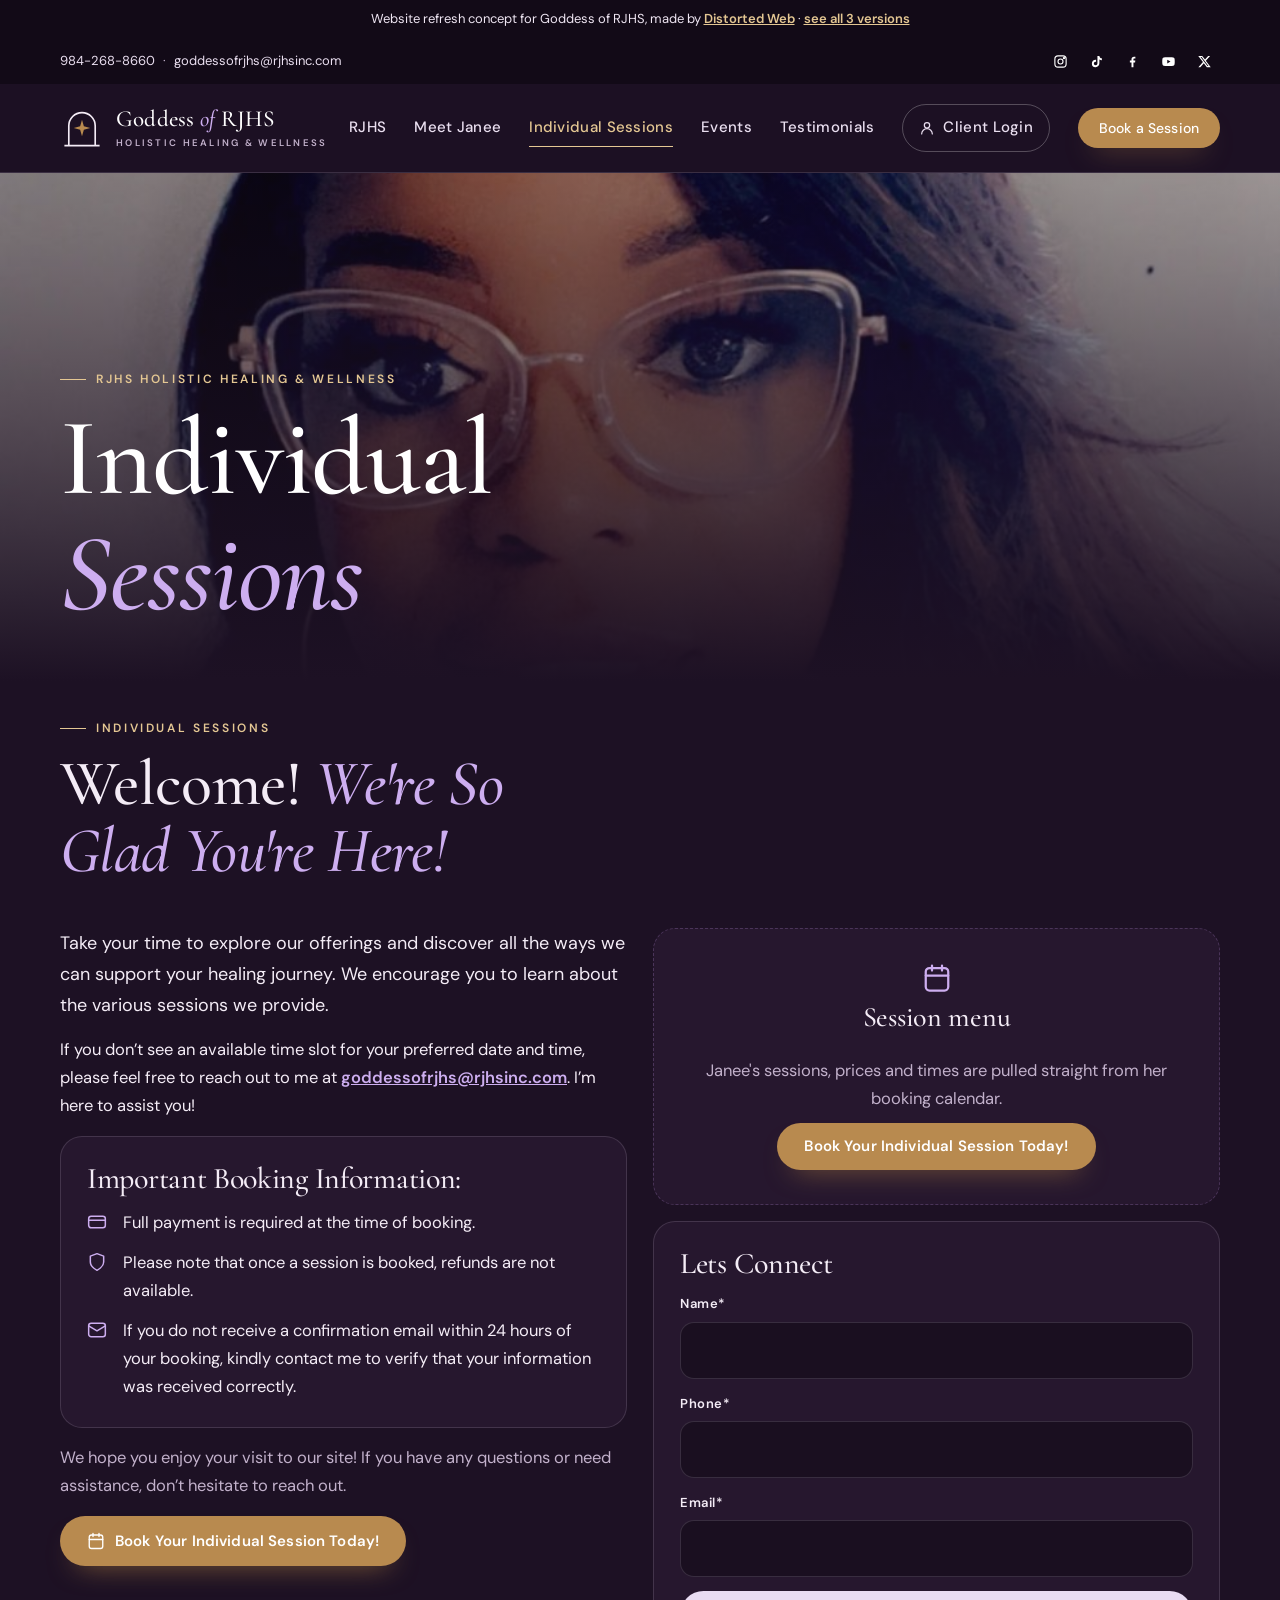
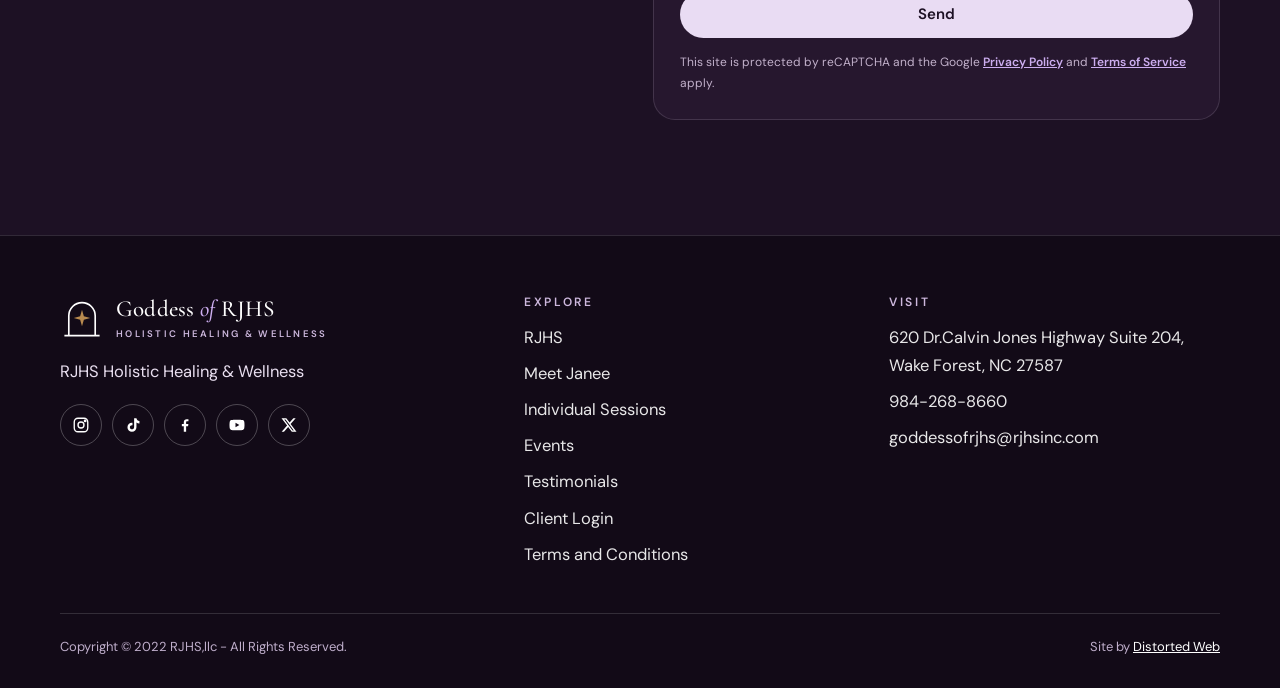
<file: full/sessions.html>
<!doctype html>
<html lang="en">
<head>
  <meta charset="utf-8">
  <meta name="viewport" content="width=device-width, initial-scale=1">
  <title>Individual Sessions | Goddess of RJHS</title>
  <meta name="description" content="Where Healing Meets Spirit. RJHS Holistic Healing & Wellness with Janee, Goddess Of RJHS, in Wake Forest, NC.">
  <meta name="robots" content="noindex">
  <meta name="theme-color" content="#2b1a33">
  <link rel="preconnect" href="https://fonts.googleapis.com"><link rel="preconnect" href="https://fonts.gstatic.com" crossorigin>
  <link rel="stylesheet" href="https://fonts.googleapis.com/css2?family=Cormorant+Garamond:ital,wght@0,400;0,500;0,600;1,400;1,500&family=DM+Sans:opsz,wght@9..40,400;9..40,500;9..40,600&display=swap">
  <link rel="stylesheet" href="../assets/css/base.css">
  <link rel="stylesheet" href="../assets/css/pages.css">
  <link rel="stylesheet" href="../assets/css/full.css">
</head>
<body class="full">
  <div class="concept-bar">Website refresh concept for Goddess of RJHS, made by <a href="https://distortedbrands.com/web/">Distorted Web</a> · <a href="../">see all 3 versions</a></div>
  
  <div class="util"><div class="wrap">
    <span class="util-contact"><a data-biz="phone" href="#"></a><span aria-hidden="true">·</span><a data-biz="email" href="#"></a></span>
    <div class="socials" data-render="socials"></div>
  </div></div>
  <header class="top top-full">
    <div class="wrap">
      <a class="mark" href="index.html" style="--s:44px" aria-label="Goddess of RJHS home"><svg viewBox="0 0 40 40" aria-hidden="true"><path d="M8 36V18a12 12 0 0 1 24 0v18" fill="none" stroke="currentColor" stroke-width="1.5"/><path d="M20 12.5l1.7 5.8 5.8 1.7-5.8 1.7L20 27.5l-1.7-5.8-5.8-1.7 5.8-1.7z" fill="#b88a4f"/><path d="M4 36h32" stroke="currentColor" stroke-width="1.5"/></svg><span><b>Goddess <i>of</i> RJHS</b><small>Holistic Healing &amp; Wellness</small></span></a>
      <nav class="nav" aria-label="Main"><a href="index.html">RJHS</a><a href="meet-janee.html">Meet Janee</a><a href="sessions.html" aria-current="page">Individual Sessions</a><a href="events.html">Events</a><a href="testimonials.html">Testimonials</a><a class="nav-login" data-biz="login" href="#" target="_blank" rel="noopener"><span data-icon="user"></span>Client Login</a><a class="btn btn-gold" data-biz="booking" href="#" target="_blank" rel="noopener">Book a Session</a></nav>
      <button class="nav-toggle" type="button" aria-label="Menu" aria-expanded="false"><span></span><span></span><span></span></button>
    </div>
  </header>
  <main>
  
  <section class="banner" style="background-image:linear-gradient(180deg, rgba(29,17,36,.35), #1d1124 96%), url('../assets/img/hero.jpg');background-position:center 25%">
    <div class="wrap"><span class="eyebrow">RJHS Holistic Healing &amp; Wellness</span><h1>Individual <em>Sessions</em></h1></div>
  </section>
  <section class="sec" id="sessions" style="padding-top:20px">
    <div class="wrap">
      <div class="sec-head">
        <span class="eyebrow">Individual Sessions</span>
        <h2>Welcome! <em>We're So Glad You're Here!</em></h2>
      </div>
      <div class="sessions">
        <div class="intro">
          <p style="font-size:18px">Take your time to explore our offerings and discover all the ways we can support your healing journey. We encourage you to learn about the various sessions we provide.</p>
          <p>If you don’t see an available time slot for your preferred date and time, please feel free to reach out to me at <a data-biz="email" href="#"></a>. I’m here to assist you!</p>
          <div class="card">
            <h3>Important Booking Information:</h3>
            <ul class="booking-info" data-render="booking-info"></ul>
          </div>
          <p class="muted">We hope you enjoy your visit to our site! If you have any questions or need assistance, don’t hesitate to reach out.</p>
          <div><a class="btn btn-gold" data-biz="booking" href="#" target="_blank" rel="noopener"><span data-icon="cal"></span>Book Your Individual Session Today!</a></div>
        </div>
        <div class="intro">
          <div class="packages" data-render="packages"></div>
        <div class="card">
          <h3>Lets Connect</h3>
          <div data-render="connect-form"></div>
        </div>
        </div>
      </div>
    </div>
  </section>
  </main>
  
  <footer class="foot">
    <div class="wrap">
      <div class="foot-grid">
        <div style="display:grid;gap:18px;align-content:start">
          <a class="mark" style="color:#fff;--s:44px" href="index.html" style="--s:44px" aria-label="Goddess of RJHS home"><svg viewBox="0 0 40 40" aria-hidden="true"><path d="M8 36V18a12 12 0 0 1 24 0v18" fill="none" stroke="currentColor" stroke-width="1.5"/><path d="M20 12.5l1.7 5.8 5.8 1.7-5.8 1.7L20 27.5l-1.7-5.8-5.8-1.7 5.8-1.7z" fill="#b88a4f"/><path d="M4 36h32" stroke="currentColor" stroke-width="1.5"/></svg><span><b>Goddess <i>of</i> RJHS</b><small>Holistic Healing &amp; Wellness</small></span></a>
          <p style="max-width:34ch">RJHS Holistic Healing &amp; Wellness</p>
          <div class="socials" data-render="socials"></div>
        </div>
        <div><h4>Explore</h4><ul><li><a href="index.html">RJHS</a></li><li><a href="meet-janee.html">Meet Janee</a></li><li><a href="sessions.html">Individual Sessions</a></li><li><a href="events.html">Events</a></li><li><a href="testimonials.html">Testimonials</a></li><li><a data-biz="login" href="#" target="_blank" rel="noopener">Client Login</a></li><li><a data-biz="terms" href="#" target="_blank" rel="noopener">Terms and Conditions</a></li></ul></div>
        <div><h4>Visit</h4><ul>
          <li><a data-biz="map" href="#" target="_blank" rel="noopener">620 Dr.Calvin Jones Highway Suite 204, Wake Forest, NC 27587</a></li>
          <li><a data-biz="phone" href="#">984-268-8660</a></li>
          <li><a data-biz="email" href="#">goddessofrjhs@rjhsinc.com</a></li>
        </ul></div>
      </div>
      <div class="foot-base"><span>Copyright © 2022 RJHS,llc - All Rights Reserved.</span><span>Site by <a href="https://distortedbrands.com/web/">Distorted Web</a></span></div>
    </div>
  </footer>
  
  <dialog class="pop" id="quote-pop" aria-labelledby="quote-pop-title">
    <div class="pop-head"><h2 id="quote-pop-title">Testimonial</h2><button class="pop-close" type="button" aria-label="Close"></button></div>
    <div class="pop-body"></div>
  </dialog>
  <script src="../assets/js/site.js"></script>
</body>
</html>
</file>
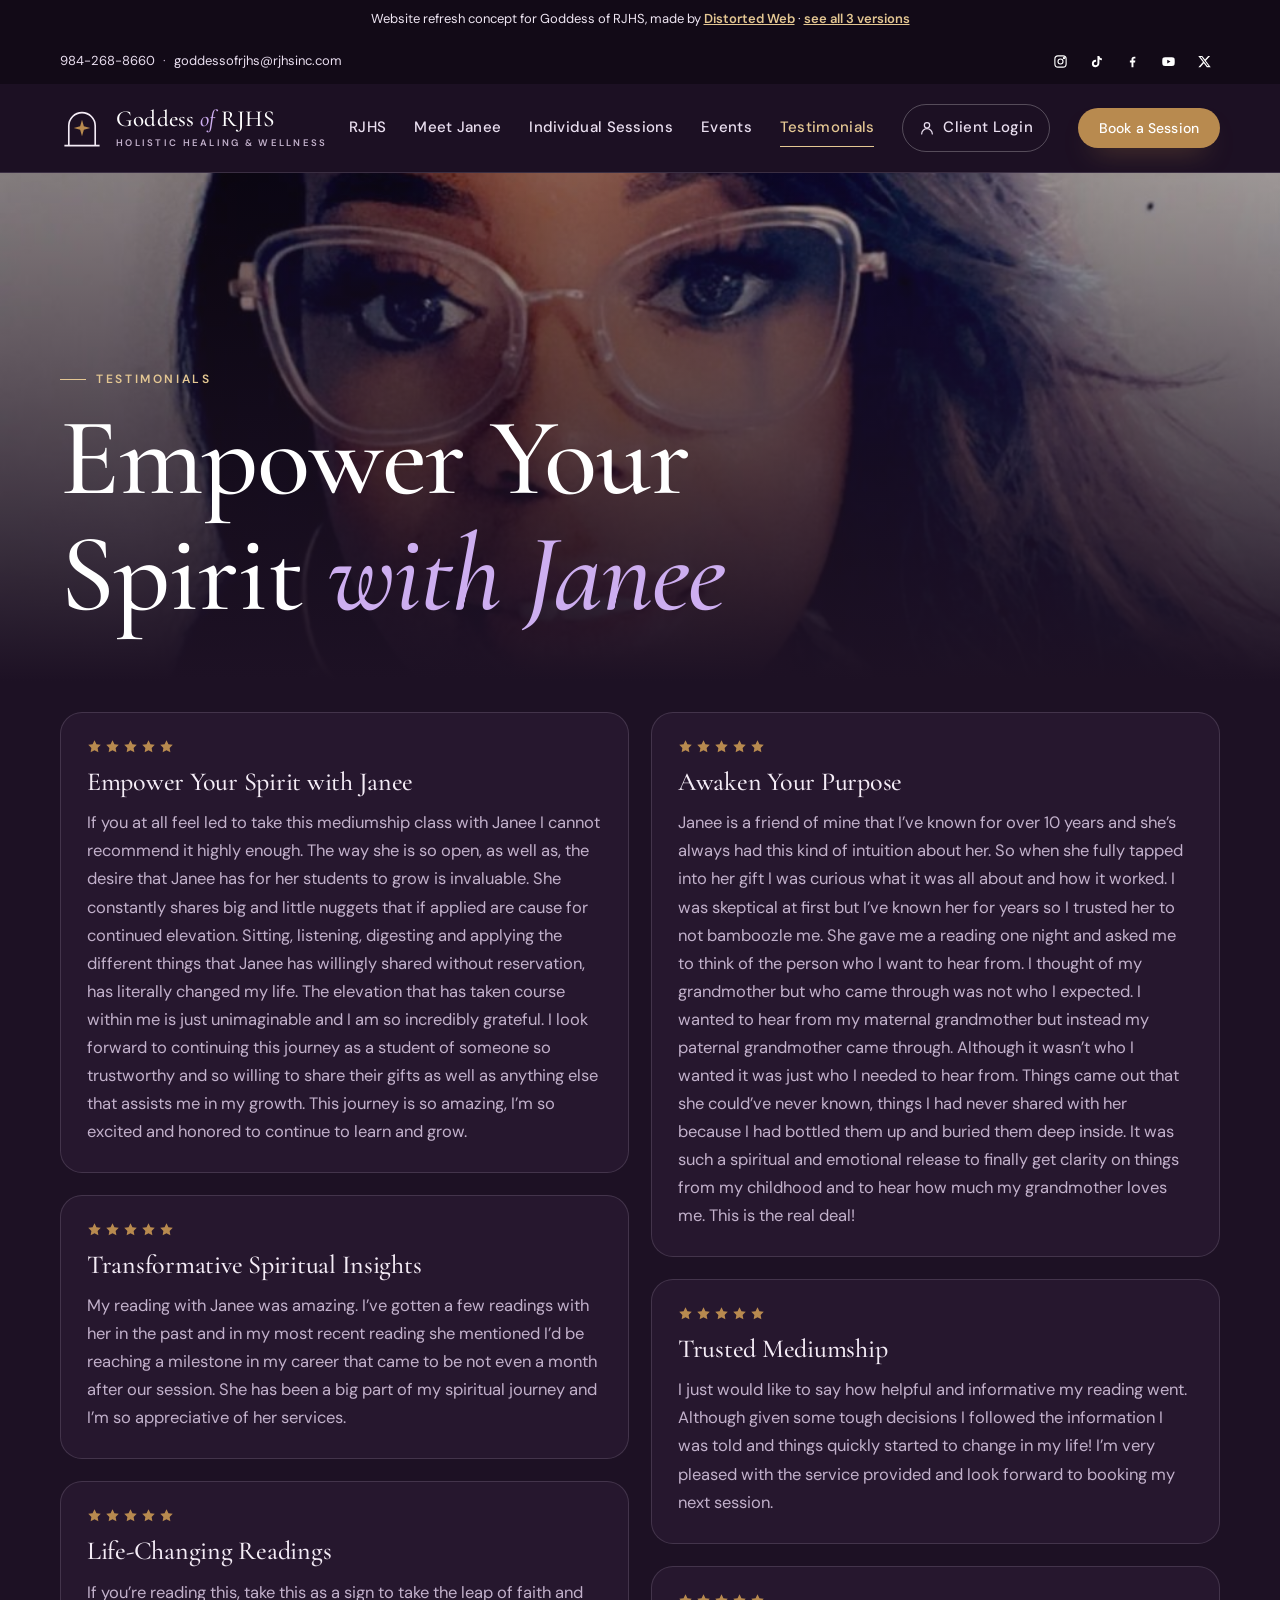
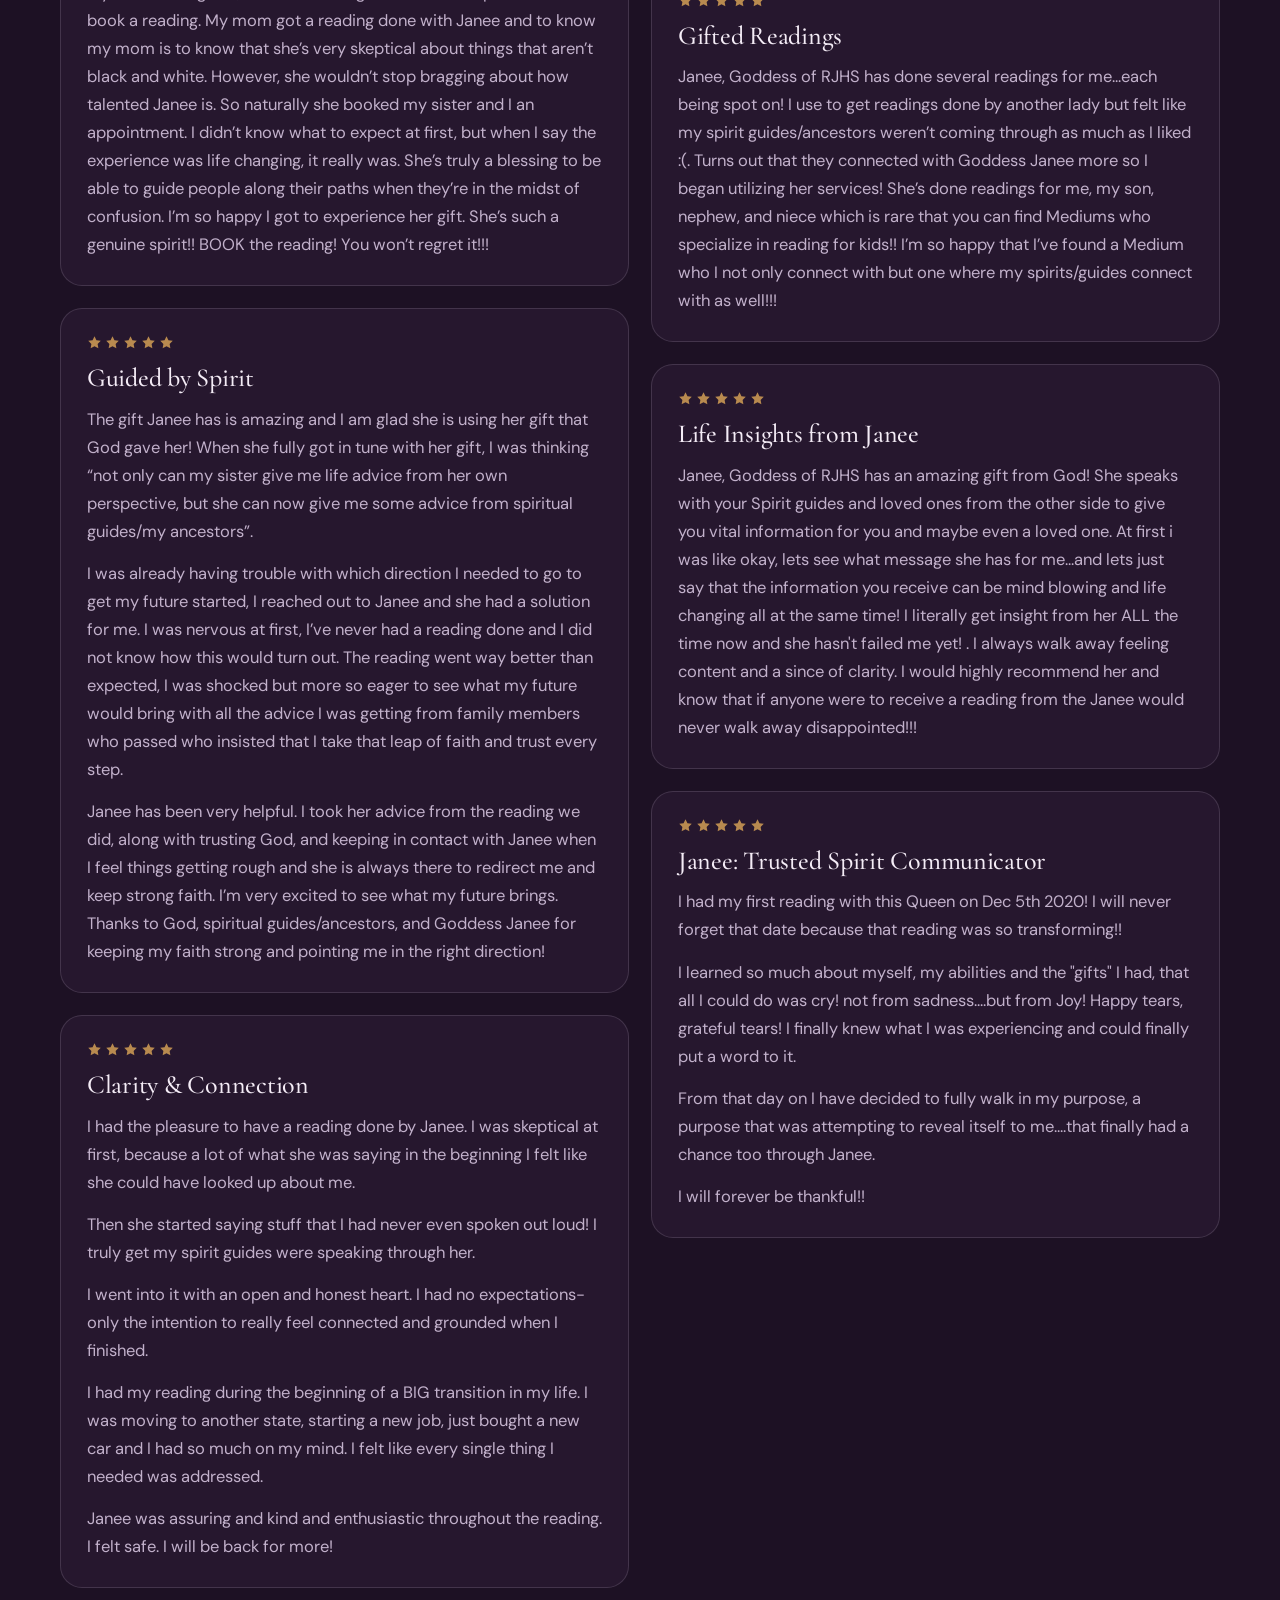
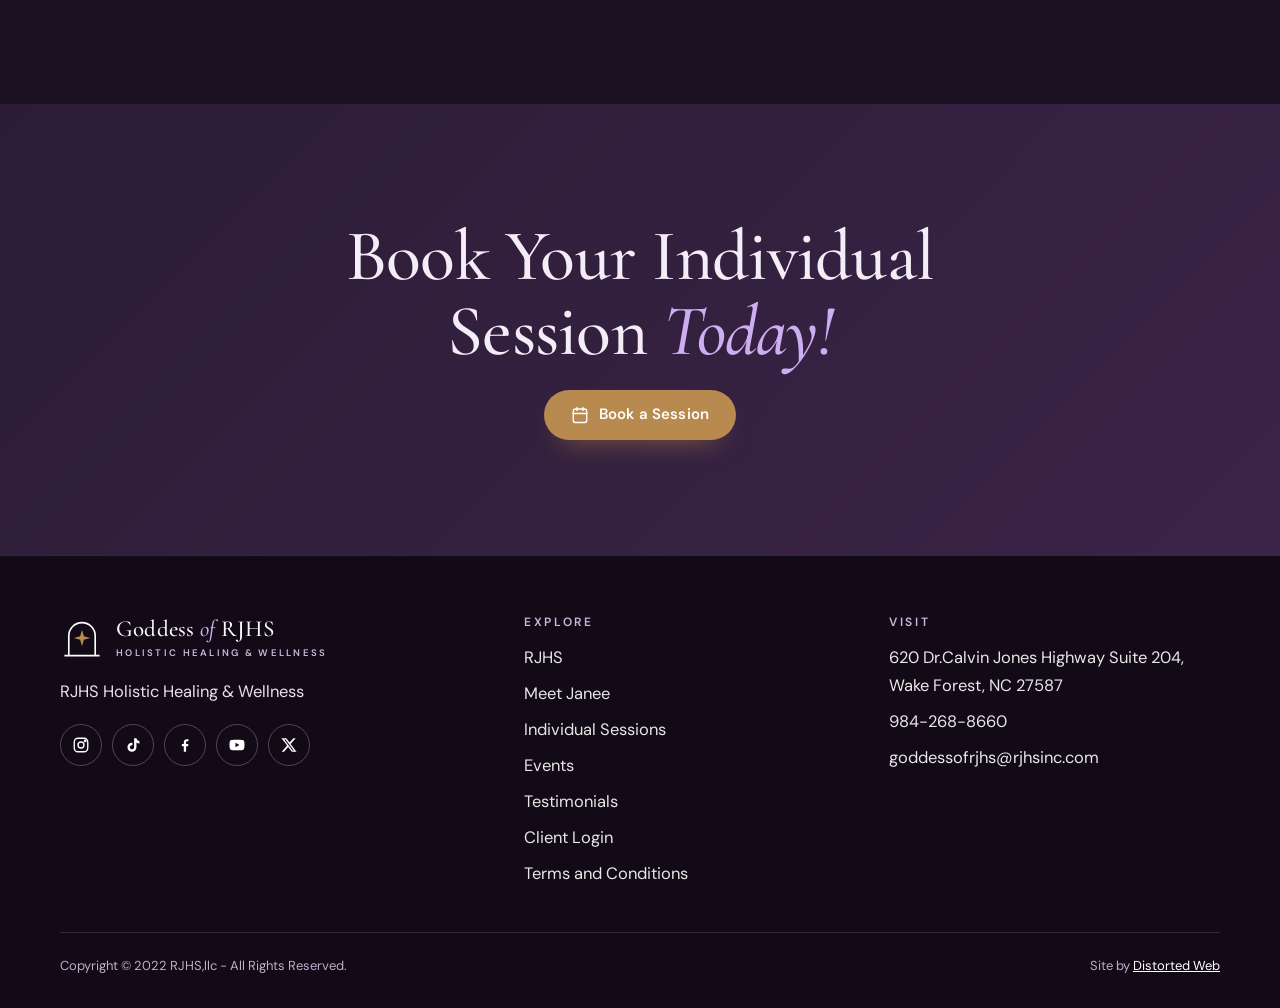
<file: full/testimonials.html>
<!doctype html>
<html lang="en">
<head>
  <meta charset="utf-8">
  <meta name="viewport" content="width=device-width, initial-scale=1">
  <title>Testimonials | Goddess of RJHS</title>
  <meta name="description" content="Where Healing Meets Spirit. RJHS Holistic Healing & Wellness with Janee, Goddess Of RJHS, in Wake Forest, NC.">
  <meta name="robots" content="noindex">
  <meta name="theme-color" content="#2b1a33">
  <link rel="preconnect" href="https://fonts.googleapis.com"><link rel="preconnect" href="https://fonts.gstatic.com" crossorigin>
  <link rel="stylesheet" href="https://fonts.googleapis.com/css2?family=Cormorant+Garamond:ital,wght@0,400;0,500;0,600;1,400;1,500&family=DM+Sans:opsz,wght@9..40,400;9..40,500;9..40,600&display=swap">
  <link rel="stylesheet" href="../assets/css/base.css">
  <link rel="stylesheet" href="../assets/css/pages.css">
  <link rel="stylesheet" href="../assets/css/full.css">
</head>
<body class="full">
  <div class="concept-bar">Website refresh concept for Goddess of RJHS, made by <a href="https://distortedbrands.com/web/">Distorted Web</a> · <a href="../">see all 3 versions</a></div>
  
  <div class="util"><div class="wrap">
    <span class="util-contact"><a data-biz="phone" href="#"></a><span aria-hidden="true">·</span><a data-biz="email" href="#"></a></span>
    <div class="socials" data-render="socials"></div>
  </div></div>
  <header class="top top-full">
    <div class="wrap">
      <a class="mark" href="index.html" style="--s:44px" aria-label="Goddess of RJHS home"><svg viewBox="0 0 40 40" aria-hidden="true"><path d="M8 36V18a12 12 0 0 1 24 0v18" fill="none" stroke="currentColor" stroke-width="1.5"/><path d="M20 12.5l1.7 5.8 5.8 1.7-5.8 1.7L20 27.5l-1.7-5.8-5.8-1.7 5.8-1.7z" fill="#b88a4f"/><path d="M4 36h32" stroke="currentColor" stroke-width="1.5"/></svg><span><b>Goddess <i>of</i> RJHS</b><small>Holistic Healing &amp; Wellness</small></span></a>
      <nav class="nav" aria-label="Main"><a href="index.html">RJHS</a><a href="meet-janee.html">Meet Janee</a><a href="sessions.html">Individual Sessions</a><a href="events.html">Events</a><a href="testimonials.html" aria-current="page">Testimonials</a><a class="nav-login" data-biz="login" href="#" target="_blank" rel="noopener"><span data-icon="user"></span>Client Login</a><a class="btn btn-gold" data-biz="booking" href="#" target="_blank" rel="noopener">Book a Session</a></nav>
      <button class="nav-toggle" type="button" aria-label="Menu" aria-expanded="false"><span></span><span></span><span></span></button>
    </div>
  </header>
  <main>
  
  <section class="banner" style="background-image:linear-gradient(180deg, rgba(29,17,36,.35), #1d1124 96%), url('../assets/img/hero.jpg');background-position:center 30%">
    <div class="wrap"><span class="eyebrow">Testimonials</span><h1>Empower Your Spirit <em>with Janee</em></h1></div>
  </section>
  <section class="sec" style="padding-top:10px"><div class="wrap"><div class="quote-grid" data-render="testimonial-full"></div></div></section>
  <section class="sec lav"><div class="wrap cta-band"><h2>Book Your Individual Session <em>Today!</em></h2>
    <a class="btn btn-gold" data-biz="booking" href="#" target="_blank" rel="noopener"><span data-icon="cal"></span>Book a Session</a></div></section>
  </main>
  
  <footer class="foot">
    <div class="wrap">
      <div class="foot-grid">
        <div style="display:grid;gap:18px;align-content:start">
          <a class="mark" style="color:#fff;--s:44px" href="index.html" style="--s:44px" aria-label="Goddess of RJHS home"><svg viewBox="0 0 40 40" aria-hidden="true"><path d="M8 36V18a12 12 0 0 1 24 0v18" fill="none" stroke="currentColor" stroke-width="1.5"/><path d="M20 12.5l1.7 5.8 5.8 1.7-5.8 1.7L20 27.5l-1.7-5.8-5.8-1.7 5.8-1.7z" fill="#b88a4f"/><path d="M4 36h32" stroke="currentColor" stroke-width="1.5"/></svg><span><b>Goddess <i>of</i> RJHS</b><small>Holistic Healing &amp; Wellness</small></span></a>
          <p style="max-width:34ch">RJHS Holistic Healing &amp; Wellness</p>
          <div class="socials" data-render="socials"></div>
        </div>
        <div><h4>Explore</h4><ul><li><a href="index.html">RJHS</a></li><li><a href="meet-janee.html">Meet Janee</a></li><li><a href="sessions.html">Individual Sessions</a></li><li><a href="events.html">Events</a></li><li><a href="testimonials.html">Testimonials</a></li><li><a data-biz="login" href="#" target="_blank" rel="noopener">Client Login</a></li><li><a data-biz="terms" href="#" target="_blank" rel="noopener">Terms and Conditions</a></li></ul></div>
        <div><h4>Visit</h4><ul>
          <li><a data-biz="map" href="#" target="_blank" rel="noopener">620 Dr.Calvin Jones Highway Suite 204, Wake Forest, NC 27587</a></li>
          <li><a data-biz="phone" href="#">984-268-8660</a></li>
          <li><a data-biz="email" href="#">goddessofrjhs@rjhsinc.com</a></li>
        </ul></div>
      </div>
      <div class="foot-base"><span>Copyright © 2022 RJHS,llc - All Rights Reserved.</span><span>Site by <a href="https://distortedbrands.com/web/">Distorted Web</a></span></div>
    </div>
  </footer>
  
  <dialog class="pop" id="quote-pop" aria-labelledby="quote-pop-title">
    <div class="pop-head"><h2 id="quote-pop-title">Testimonial</h2><button class="pop-close" type="button" aria-label="Close"></button></div>
    <div class="pop-body"></div>
  </dialog>
  <script src="../assets/js/site.js"></script>
</body>
</html>
</file>
<file: assets/css/base.css>
/* Goddess of RJHS — shared styles for all three concepts.
   Direction: "modern sanctuary". Warm ivory paper, deep plum ink, her signature lavender
   kept as the soft accent, and a muted gold for the one main action (Book).
   Editorial serif headlines (Cormorant) over a clean sans (DM Sans). */

:root {
  --paper: #f8f4ef;
  --cream: #f1ebe3;
  --lilac: #e7def0;
  --lilac-2: #d6c7e6;
  --violet: #7d5ea3;
  --plum: #2b1a33;
  --plum-2: #3d2848;
  --ink: #2b1a33;
  --muted: #6c5f72;
  --line: #e2d8dd;
  --gold: #b88a4f;
  --gold-2: #a2763e;
  --white: #fffdfb;
  --radius: 22px;
  --shadow: 0 24px 50px -28px rgba(43, 26, 51, .45);
  --display: "Cormorant Garamond", "Cormorant", Georgia, serif;
  --body: "DM Sans", system-ui, -apple-system, "Segoe UI", sans-serif;
  color-scheme: light;
}

*, *::before, *::after { box-sizing: border-box; }
html { -webkit-text-size-adjust: 100%; scroll-behavior: smooth; }
body { margin: 0; background: var(--paper); color: var(--ink); font: 400 16.5px/1.7 var(--body); -webkit-font-smoothing: antialiased; }
body.modal-open { overflow: hidden; }
img, svg { display: block; max-width: 100%; }
[hidden] { display: none !important; }
a { color: inherit; }
h1, h2, h3, h4 { font-family: var(--display); font-weight: 500; line-height: 1.05; margin: 0; letter-spacing: -0.01em; text-wrap: balance; }
h1 em, h2 em, h3 em { font-style: italic; color: var(--violet); }
p { margin: 0; }
button, input { font: inherit; color: inherit; }
:focus-visible { outline: 3px solid var(--violet); outline-offset: 3px; border-radius: 8px; }
@media (prefers-reduced-motion: reduce) { *, *::before, *::after { animation: none !important; transition: none !important; } html { scroll-behavior: auto; } }

.wrap { width: min(1160px, 100% - 32px); margin-inline: auto; }
.eyebrow { display: inline-flex; align-items: center; gap: 10px; font: 600 12px/1 var(--body); letter-spacing: .22em; text-transform: uppercase; color: var(--violet); }
.eyebrow::before { content: ""; width: 26px; height: 1px; background: currentColor; }
.muted { color: var(--muted); }

/* Concept bar and credit */
.concept-bar { background: var(--plum); color: #efe6f3; text-align: center; font-size: 13px; padding: 8px 16px; }
.concept-bar a { color: #e4c793; font-weight: 600; }
.credit { text-align: center; font-size: 13px; color: var(--muted); padding: 26px 16px 34px; }
.credit a { color: var(--violet); font-weight: 600; }

/* Wordmark */
.mark { display: inline-flex; align-items: center; gap: 12px; text-decoration: none; }
.mark svg { width: var(--s, 38px); height: var(--s, 38px); flex: none; }
.mark b { font: 500 23px/1 var(--display); letter-spacing: .01em; }
.mark b i { font-style: italic; color: var(--violet); }
.mark small { display: block; margin-top: 4px; font: 600 9.5px/1 var(--body); letter-spacing: .24em; text-transform: uppercase; color: var(--muted); }

/* Buttons */
.btn { display: inline-flex; align-items: center; justify-content: center; gap: 10px; padding: 15px 26px; border-radius: 999px; border: 1px solid transparent; font: 600 15px/1 var(--body); letter-spacing: .01em; text-decoration: none; cursor: pointer; transition: transform .15s, background .15s, border-color .15s, color .15s; }
.btn:hover { transform: translateY(-1px); }
.btn-gold { background: var(--gold); color: #fff; box-shadow: 0 14px 28px -16px rgba(162, 118, 62, .9); }
.btn-gold:hover { background: var(--gold-2); }
.btn-plum { background: var(--plum); color: #fff; }
.btn-plum:hover { background: var(--plum-2); }
.btn-ghost { background: transparent; border-color: rgba(43, 26, 51, .25); color: var(--ink); }
.btn-ghost:hover { border-color: var(--ink); }
.btn-light { background: rgba(255,255,255,.1); border-color: rgba(255,255,255,.35); color: #fff; }
.btn-light:hover { background: rgba(255,255,255,.18); }
.btn svg { width: 18px; height: 18px; }

/* Social icons */
.socials { display: flex; flex-wrap: wrap; gap: 10px; }
.socials a { width: 42px; height: 42px; display: grid; place-items: center; border-radius: 50%; border: 1px solid var(--line); background: var(--white); text-decoration: none; transition: background .15s, color .15s, border-color .15s; }
.socials a:hover { background: var(--plum); color: #fff; border-color: var(--plum); }
.socials svg { width: 18px; height: 18px; }

/* Arch photo frame: the signature shape of this refresh */
.arch { border-radius: 999px 999px 26px 26px; overflow: hidden; background: var(--lilac); position: relative; }
.arch img { width: 100%; height: 100%; object-fit: cover; }

/* Sparkle divider */
.spark { color: var(--gold); width: 22px; height: 22px; }

/* Cards */
.card { background: var(--white); border: 1px solid var(--line); border-radius: var(--radius); padding: 26px; }

/* Testimonials */
.quote { display: flex; flex-direction: column; gap: 14px; }
.quote h3 { font-size: 26px; }
.quote p { color: var(--muted); }
.quote .more { align-self: flex-start; background: none; border: 0; padding: 0; color: var(--violet); font-weight: 600; cursor: pointer; text-decoration: underline; text-underline-offset: 4px; }
.stars { display: flex; gap: 3px; color: var(--gold); }
.stars svg { width: 15px; height: 15px; }
.clamp { display: -webkit-box; -webkit-line-clamp: 5; -webkit-box-orient: vertical; overflow: hidden; }

/* Carousel */
.carousel { position: relative; }
.track { display: grid; grid-auto-flow: column; grid-auto-columns: min(420px, 86%); gap: 18px; overflow-x: auto; scroll-snap-type: x mandatory; padding: 4px 2px 18px; scrollbar-width: none; }
.track::-webkit-scrollbar { display: none; }
.track > * { scroll-snap-align: start; }
.car-nav { display: flex; gap: 10px; }
.car-nav button { width: 46px; height: 46px; border-radius: 50%; border: 1px solid var(--line); background: var(--white); cursor: pointer; display: grid; place-items: center; }
.car-nav button:hover { border-color: var(--ink); }
.car-nav svg { width: 18px; height: 18px; }

/* Forms */
.form { display: grid; gap: 14px; }
.field { display: grid; gap: 6px; }
.field label { font-size: 13px; font-weight: 600; letter-spacing: .04em; }
.field input { width: 100%; padding: 14px 16px; border-radius: 14px; border: 1px solid var(--line); background: var(--white); font-size: 16px; }
.field input:focus { outline: none; border-color: var(--violet); box-shadow: 0 0 0 3px rgba(125, 94, 163, .18); }
.form .fine { font-size: 12px; color: var(--muted); }
.form .fine a { color: inherit; }
.form-done { padding: 22px; border-radius: 16px; background: var(--lilac); text-align: center; }
.subscribe { display: flex; gap: 10px; flex-wrap: wrap; }
.subscribe input { flex: 1 1 220px; padding: 15px 18px; border-radius: 999px; border: 1px solid var(--line); background: var(--white); font-size: 16px; }

/* Booking info list */
.booking-info { display: grid; gap: 12px; margin: 0; padding: 0; list-style: none; }
.booking-info li { display: grid; grid-template-columns: 26px 1fr; gap: 10px; align-items: start; }
.booking-info li svg { width: 20px; height: 20px; margin-top: 3px; color: var(--violet); }

/* Packages */
.packages { display: grid; gap: 18px; grid-template-columns: repeat(auto-fit, minmax(250px, 1fr)); }
.pkg { display: flex; flex-direction: column; gap: 10px; }
.pkg .price { font: 500 34px/1 var(--display); }
.pkg .dur { font-size: 13px; font-weight: 600; letter-spacing: .12em; text-transform: uppercase; color: var(--violet); }
.pkg .btn { margin-top: auto; align-self: flex-start; }
.pkg-slot { border: 1.5px dashed var(--lilac-2); background: transparent; text-align: center; display: grid; gap: 10px; justify-items: center; padding: 34px 24px; }
.pkg-slot p { color: var(--muted); max-width: 46ch; }

/* Dialog */
dialog.pop { width: min(620px, calc(100% - 24px)); max-height: min(88vh, 860px); padding: 0; border: 0; border-radius: 26px; background: var(--paper); color: var(--ink); box-shadow: 0 40px 80px -30px rgba(20, 10, 25, .6); }
dialog.pop::backdrop { background: rgba(30, 18, 36, .55); backdrop-filter: blur(4px); }
dialog.pop[open] { animation: rise .25s ease-out; }
@keyframes rise { from { opacity: 0; transform: translateY(14px); } }
.pop-head { position: sticky; top: 0; z-index: 2; display: flex; align-items: center; justify-content: space-between; gap: 12px; padding: 20px 24px; background: var(--paper); border-bottom: 1px solid var(--line); }
.pop-head h2 { font-size: 30px; }
.pop-close { width: 40px; height: 40px; border-radius: 50%; border: 1px solid var(--line); background: var(--white); cursor: pointer; display: grid; place-items: center; flex: none; }
.pop-close svg { width: 16px; height: 16px; }
.pop-body { padding: 24px; display: grid; gap: 18px; }

/* Footer */
.foot { background: var(--plum); color: #e9dff0; padding: 60px 0 30px; }
.foot a { color: #fff; }
.foot-grid { display: grid; gap: 34px; grid-template-columns: 1.3fr 1fr 1fr; }
.foot h4 { font: 600 12px/1 var(--body); letter-spacing: .22em; text-transform: uppercase; color: #cdb8dd; margin-bottom: 16px; }
.foot ul { list-style: none; margin: 0; padding: 0; display: grid; gap: 8px; }
.foot ul a { text-decoration: none; opacity: .9; }
.foot ul a:hover { opacity: 1; text-decoration: underline; }
.foot .mark b { color: #fff; }
.foot .mark small { color: #cdb8dd; }
.foot .socials a { background: transparent; border-color: rgba(255,255,255,.25); color: #fff; }
.foot .socials a:hover { background: #fff; color: var(--plum); }
.foot-base { margin-top: 44px; padding-top: 22px; border-top: 1px solid rgba(255,255,255,.14); font-size: 13px; color: #bfaecb; display: flex; flex-wrap: wrap; gap: 8px 24px; justify-content: space-between; }
@media (max-width: 820px) { .foot-grid { grid-template-columns: 1fr; } }
</file>
<file: assets/css/pages.css>
/* Styles for the one-pager and the full site. */

/* Header */
.top { position: sticky; top: 0; z-index: 20; background: rgba(248, 244, 239, .86); backdrop-filter: blur(12px); border-bottom: 1px solid var(--line); }
.top .wrap { display: flex; align-items: center; justify-content: space-between; gap: 18px; height: 78px; }
.nav { display: flex; align-items: center; gap: 28px; }
.nav a { text-decoration: none; font-size: 15px; font-weight: 500; position: relative; white-space: nowrap; }
.nav a:not(.btn)::after { content: ""; position: absolute; left: 0; right: 0; bottom: -6px; height: 1px; background: var(--violet); transform: scaleX(0); transition: transform .2s; }
.nav a:not(.btn):hover::after, .nav a[aria-current="page"]::after { transform: scaleX(1); }
.nav a[aria-current="page"] { color: var(--violet); }
.nav .btn { padding: 12px 20px; font-size: 14px; }
.nav-toggle { display: none; width: 46px; height: 46px; border-radius: 50%; border: 1px solid var(--line); background: var(--white); cursor: pointer; }
.nav-toggle span { display: block; width: 18px; height: 1.5px; margin: 4px auto; background: var(--ink); transition: transform .2s; }
@media (max-width: 1100px) {
  .nav-toggle { display: block; }
  .nav { position: fixed; inset: 78px 0 auto 0; flex-direction: column; align-items: stretch; gap: 0; padding: 10px 16px 22px; background: var(--paper); border-bottom: 1px solid var(--line); box-shadow: var(--shadow); transform: translateY(-8px); opacity: 0; pointer-events: none; transition: .2s; }
  .nav a:not(.btn) { padding: 14px 4px; border-bottom: 1px solid var(--line); font-size: 17px; }
  .nav a:not(.btn)::after { display: none; }
  .nav .btn { margin-top: 16px; }
  body.nav-open .nav { transform: none; opacity: 1; pointer-events: auto; }
  body.nav-open .nav-toggle span:first-child { transform: translateY(5.5px) rotate(45deg); }
  body.nav-open .nav-toggle span:nth-child(2) { opacity: 0; }
  body.nav-open .nav-toggle span:last-child { transform: translateY(-5.5px) rotate(-45deg); }
}

/* Sections */
.sec { padding: clamp(64px, 9vw, 120px) 0; }
.sec-head { display: grid; gap: 16px; margin-bottom: 44px; max-width: 720px; }
.sec-head h2 { font-size: clamp(40px, 5.6vw, 64px); }
.sec-head.center { margin-inline: auto; text-align: center; justify-items: center; }
.sec-head.row { max-width: none; display: flex; align-items: end; justify-content: space-between; flex-wrap: wrap; gap: 20px; }
.sec-head.row > div { display: grid; gap: 16px; max-width: 680px; }
.tint { background: var(--cream); }
.lav { background: var(--lilac); }

/* Hero */
.hero { padding: clamp(40px, 6vw, 80px) 0 clamp(60px, 8vw, 100px); position: relative; overflow: hidden; }
.hero::before { content: ""; position: absolute; width: 720px; height: 720px; right: -200px; top: -240px; border-radius: 50%; background: radial-gradient(closest-side, rgba(214, 199, 230, .75), transparent); pointer-events: none; }
.hero-grid { position: relative; display: grid; grid-template-columns: 1.1fr .9fr; gap: clamp(32px, 6vw, 80px); align-items: center; }
.hero h1 { font-size: clamp(54px, 8.6vw, 112px); line-height: .95; }
.hero h1 em { display: block; }
.hero blockquote { margin: 28px 0 0; padding-left: 22px; border-left: 2px solid var(--gold); font: italic 400 clamp(20px, 2.2vw, 25px)/1.45 var(--display); color: var(--plum-2); max-width: 560px; }
.hero cite { display: block; margin-top: 12px; font: 600 12px/1 var(--body); letter-spacing: .2em; text-transform: uppercase; color: var(--muted); font-style: normal; }
.hero .ctas { display: flex; flex-wrap: wrap; gap: 12px; margin-top: 34px; }
.hero-photo { position: relative; justify-self: center; width: min(440px, 100%); }
.hero-photo .arch { aspect-ratio: 4 / 5.2; box-shadow: var(--shadow); }
.hero-photo .ring { position: absolute; inset: -18px -18px auto auto; width: 120px; height: 120px; animation: spin 30s linear infinite; }
@keyframes spin { to { transform: rotate(360deg); } }
.hero-badge { position: absolute; left: -26px; bottom: 34px; max-width: 250px; padding: 16px 18px; border-radius: 18px; background: var(--white); box-shadow: var(--shadow); font-size: 13px; line-height: 1.5; }
.hero-badge b { display: block; font: 500 20px/1.1 var(--display); margin-bottom: 4px; }
@media (max-width: 860px) {
  .hero-grid { grid-template-columns: 1fr; }
  .hero-photo { width: min(360px, 88%); }
  .hero-badge { left: -8px; }
}

/* Ribbon of modalities */
.ribbon { background: var(--plum); color: #f1e8f5; overflow: hidden; padding: 18px 0; }
.ribbon-track { display: flex; gap: 36px; width: max-content; animation: slide 40s linear infinite; font: italic 400 24px/1 var(--display); white-space: nowrap; }
.ribbon-track span { display: inline-flex; align-items: center; gap: 36px; }
.ribbon-track span::after { content: "✦"; font-style: normal; font-size: 14px; color: #e4c793; }
@keyframes slide { to { transform: translateX(-50%); } }

/* Meet Janee */
.about { display: grid; grid-template-columns: .85fr 1.15fr; gap: clamp(32px, 6vw, 90px); align-items: start; }
.about .arch { aspect-ratio: 3 / 4; }
.about-photo { position: sticky; top: 110px; }
.about-copy { display: grid; gap: 20px; font-size: 17.5px; }
.about-copy .lead { font: 400 clamp(24px, 2.6vw, 30px)/1.35 var(--display); color: var(--plum); }
.about-copy .pull { font: italic 500 clamp(30px, 3.4vw, 40px)/1.15 var(--display); color: var(--violet); padding: 6px 0; }
.sig { font: italic 500 30px/1 var(--display); }
.sig small { display: block; margin-top: 8px; font: 600 12px/1 var(--body); letter-spacing: .2em; text-transform: uppercase; color: var(--muted); font-style: normal; }
.creds { display: flex; flex-wrap: wrap; gap: 8px; }
.creds span { padding: 8px 14px; border-radius: 999px; border: 1px solid var(--lilac-2); background: var(--white); font-size: 13.5px; font-weight: 500; }
@media (max-width: 860px) { .about { grid-template-columns: 1fr; } .about-photo { position: static; width: min(380px, 90%); margin-inline: auto; } }

/* Sessions */
.sessions { display: grid; grid-template-columns: 1fr 1fr; gap: 26px; align-items: start; }
.sessions .card h3 { font-size: 30px; margin-bottom: 14px; }
.sessions .intro { display: grid; gap: 16px; }
.sessions .intro p a { color: var(--violet); font-weight: 600; }
@media (max-width: 860px) { .sessions { grid-template-columns: 1fr; } }

/* Privacy band */
.privacy { background: var(--plum); color: #eadff0; }
.privacy .sec-head h2 { color: #fff; }
.privacy .sec-head h2 em { color: #d8c3ea; }
.privacy .eyebrow { color: #e4c793; }
.pillars { display: grid; gap: 22px; grid-template-columns: 1fr 1fr; }
.pillar { padding: 32px; border-radius: var(--radius); border: 1px solid rgba(255,255,255,.14); background: rgba(255,255,255,.04); display: grid; gap: 14px; align-content: start; }
.pillar svg { width: 30px; height: 30px; color: #e4c793; }
.pillar h3 { font-size: 32px; color: #fff; }
@media (max-width: 760px) { .pillars { grid-template-columns: 1fr; } }

/* Stay connected + Lets connect */
.connect { display: grid; grid-template-columns: 1fr 1fr; gap: 26px; }
.connect .card { padding: clamp(26px, 4vw, 44px); display: grid; gap: 18px; align-content: start; }
.connect h2 { font-size: clamp(38px, 4.4vw, 52px); }
.contact-lines { display: grid; gap: 12px; }
.contact-lines > a { display: grid; grid-template-columns: 22px 1fr; gap: 12px; align-items: start; text-decoration: none; }
.contact-lines svg { width: 20px; height: 20px; margin-top: 3px; color: var(--violet); }
@media (max-width: 860px) { .connect { grid-template-columns: 1fr; } }

/* Page hero (full site inner pages) */
.page-hero { padding: clamp(60px, 9vw, 120px) 0 clamp(36px, 5vw, 60px); text-align: center; position: relative; overflow: hidden; }
.page-hero::before { content: ""; position: absolute; width: 640px; height: 640px; left: 50%; top: -360px; transform: translateX(-50%); border-radius: 50%; background: radial-gradient(closest-side, rgba(214, 199, 230, .8), transparent); }
.page-hero > * { position: relative; }
.page-hero h1 { font-size: clamp(44px, 9vw, 104px); margin-top: 16px; }
.page-hero p { max-width: 620px; margin: 18px auto 0; color: var(--muted); font-size: 18px; }

/* Quote grid */
.quote-grid { columns: 2 340px; column-gap: 22px; }
.quote-grid > * { break-inside: avoid; margin-bottom: 22px; }

/* Event empty state */
.empty { text-align: center; display: grid; gap: 16px; justify-items: center; padding: clamp(36px, 6vw, 64px); }
.empty svg { width: 40px; height: 40px; color: var(--violet); }
.empty h2 { font-size: clamp(34px, 4vw, 46px); }
.empty .subscribe { width: min(520px, 100%); }

/* CTA band */
.cta-band { text-align: center; display: grid; gap: 20px; justify-items: center; }
.cta-band h2 { font-size: clamp(42px, 6vw, 72px); max-width: 900px; }

/* Client Login link in the header */
.nav .nav-login { display: inline-flex; align-items: center; gap: 8px; padding: 10px 16px; border: 1px solid var(--line); border-radius: 999px; }
.nav .nav-login::after { display: none; }
.nav .nav-login svg { width: 16px; height: 16px; }
.nav .nav-login:hover { border-color: var(--violet); color: var(--violet); }
@media (max-width: 1100px) { .nav .nav-login { justify-content: center; margin-top: 16px; padding: 14px; border: 1px solid var(--line) !important; } }
</file>
<file: assets/css/full.css>
/* Full website only: "Night sanctuary". A dark plum, multi-page look so it reads clearly
   different from the light, editorial one-pager. Same brand (plum, lavender, gold, arches),
   flipped to dark, with a utility bar, full-bleed photo hero, page tiles and photo banners. */

body.full {
  --paper: #1d1124;
  --cream: #241629;
  --lilac: #2c1c36;
  --lilac-2: #4a3459;
  --violet: #cdaef0;
  --plum: #120a17;
  --plum-2: #2d1c38;
  --ink: #f4ecf6;
  --muted: #c2b1cb;
  --line: rgba(236, 222, 245, .14);
  --white: #26172e;
  --shadow: 0 30px 60px -30px rgba(0, 0, 0, .8);
  background: var(--paper);
  color: var(--ink);
}
.full .btn-plum { background: #e9dcf3; color: #1d1124; }
.full .btn-plum:hover { background: #fff; }
.full .btn-ghost { border-color: rgba(255,255,255,.3); color: #fff; }
.full .btn-ghost:hover { border-color: #fff; }
.full .eyebrow { color: #e4c793; }
.full .card { background: var(--white); }
.full .field input, .full .subscribe input { background: #1a0f20; color: #fff; border-color: var(--line); }
.full .field input::placeholder, .full .subscribe input::placeholder { color: #9d8aa8; }
.full .form-done { background: #33213f; }
.full .creds span { background: transparent; border-color: var(--lilac-2); }
.full .socials a { background: transparent; color: #fff; }
.full .socials a:hover { background: #fff; color: #1d1124; border-color: #fff; }
.full .car-nav button { background: transparent; color: #fff; }
.full .pkg-slot { border-color: var(--lilac-2); }
.full dialog.pop { --paper: #f8f4ef; --ink: #2b1a33; --muted: #6c5f72; --line: #e2d8dd; --white: #fffdfb; --violet: #7d5ea3; color: #2b1a33; }

/* Utility bar */
.util { background: var(--plum); font-size: 13px; color: var(--muted); }
.util .wrap { display: flex; align-items: center; justify-content: space-between; gap: 12px; min-height: 46px; }
.util a { text-decoration: none; color: #eadff0; }
.util a:hover { color: #fff; text-decoration: underline; }
.util-contact { display: flex; flex-wrap: wrap; gap: 8px; }
.util .socials { gap: 4px; }
.util .socials a { width: 32px; height: 32px; border: 0; }
.util .socials svg { width: 15px; height: 15px; }
@media (max-width: 620px) { .util .socials { display: none; } .util .wrap { justify-content: center; } }

/* Header (dark) */
.top-full { background: rgba(29, 17, 36, .9); border-bottom-color: var(--line); }
.top-full .wrap { height: 88px; }
.top-full .mark b { color: #fff; }
.top-full .nav a:not(.btn) { color: #eadff0; letter-spacing: .02em; }
.top-full .nav a[aria-current="page"] { color: #e4c793; }
.top-full .nav a:not(.btn)::after { background: #e4c793; }
.top-full .nav-toggle { background: transparent; border-color: var(--line); }
.top-full .nav-toggle span { background: #fff; }
@media (max-width: 1100px) {
  .top-full .nav { inset: 88px 0 auto 0; background: var(--paper); }
}

/* Full-bleed split hero */
.fhero { display: grid; grid-template-columns: 1fr 1fr; min-height: min(86vh, 820px); }
.fhero-photo { position: relative; overflow: hidden; }
.fhero-photo img { position: absolute; inset: 0; width: 100%; height: 100%; object-fit: cover; object-position: center 25%; }
.fhero-photo::after { content: ""; position: absolute; inset: 0; background: linear-gradient(90deg, transparent 55%, var(--paper)), linear-gradient(0deg, rgba(29,17,36,.5), transparent 40%); }
.fhero-copy { display: grid; align-content: center; gap: 24px; padding: clamp(40px, 6vw, 90px) clamp(16px, 6vw, 90px) clamp(40px, 6vw, 90px) clamp(16px, 3vw, 40px); }
.fhero h1 { font-size: clamp(52px, 7.4vw, 104px); line-height: .95; color: #fff; }
.fhero h1 em { display: block; color: var(--violet); }
.fhero blockquote { margin: 0; font: italic 400 clamp(20px, 2vw, 24px)/1.45 var(--display); color: #eadff0; max-width: 520px; }
.fhero cite { display: block; margin-top: 12px; font: 600 12px/1 var(--body); letter-spacing: .2em; text-transform: uppercase; color: var(--muted); font-style: normal; }
.fhero .ctas { display: flex; flex-wrap: wrap; gap: 12px; }
.fhero-creds { font-size: 13px; color: var(--muted); max-width: 520px; padding-top: 18px; border-top: 1px solid var(--line); }
@media (max-width: 860px) {
  .fhero { grid-template-columns: 1fr; }
  .fhero-photo { height: 64vh; min-height: 380px; }
  .fhero-photo::after { background: linear-gradient(0deg, var(--paper), transparent 45%); }
  .fhero-copy { margin-top: -90px; position: relative; padding-top: 0; }
}

/* Explore tiles: the multi-page signature */
.explore { display: grid; grid-template-columns: repeat(4, 1fr); gap: 16px; }
.tile { position: relative; display: flex; flex-direction: column; justify-content: flex-end; gap: 8px; min-height: 380px; padding: 26px; border-radius: 999px 999px 24px 24px; border: 1px solid var(--line); background: linear-gradient(180deg, #2f1e3a, #22142a); text-decoration: none; overflow: hidden; transition: transform .2s, border-color .2s; }
.tile:hover { transform: translateY(-4px); border-color: #e4c793; }
.tile-photo { background-size: cover; background-position: center 25%; }
.tile-n { position: absolute; top: 34%; left: 50%; transform: translateX(-50%); font: italic 500 64px/1 var(--display); color: rgba(228, 199, 147, .35); }
.tile-photo .tile-n { display: none; }
.tile h3 { font-size: 32px; color: #fff; }
.tile p { color: var(--muted); font-size: 14.5px; }
.tile-go { margin-top: 6px; font-size: 13px; font-weight: 600; letter-spacing: .14em; text-transform: uppercase; color: #e4c793; }
.tile-go::after { content: " →"; }
@media (max-width: 1000px) { .explore { grid-template-columns: 1fr 1fr; } }
@media (max-width: 560px) { .explore { grid-template-columns: 1fr; } .tile { min-height: 250px; } .tile-n { top: 22%; } }

/* Photo banner for inner pages */
.banner { position: relative; padding: clamp(110px, 16vw, 200px) 0 clamp(44px, 6vw, 70px); background-size: cover; background-repeat: no-repeat; }
.banner .wrap { display: grid; gap: 16px; }
.banner h1 { font-size: clamp(48px, 8.6vw, 110px); color: #fff; max-width: 14ch; }

/* Section tints on dark */
.full .tint { background: var(--cream); }
.full .lav { background: linear-gradient(135deg, #2c1c36, #3a2448); }
.full .privacy { background: var(--plum); }
.full .about-copy .lead { color: #f4ecf6; }
.full .about-copy .pull { color: var(--violet); }
.full .sec-head h2 em { color: var(--violet); }
.full .foot { background: var(--plum); border-top: 1px solid var(--line); }
.top-full .nav .nav-login { border-color: rgba(255,255,255,.25); }
.top-full .nav .nav-login:hover { border-color: #e4c793; color: #e4c793; }
</file>
